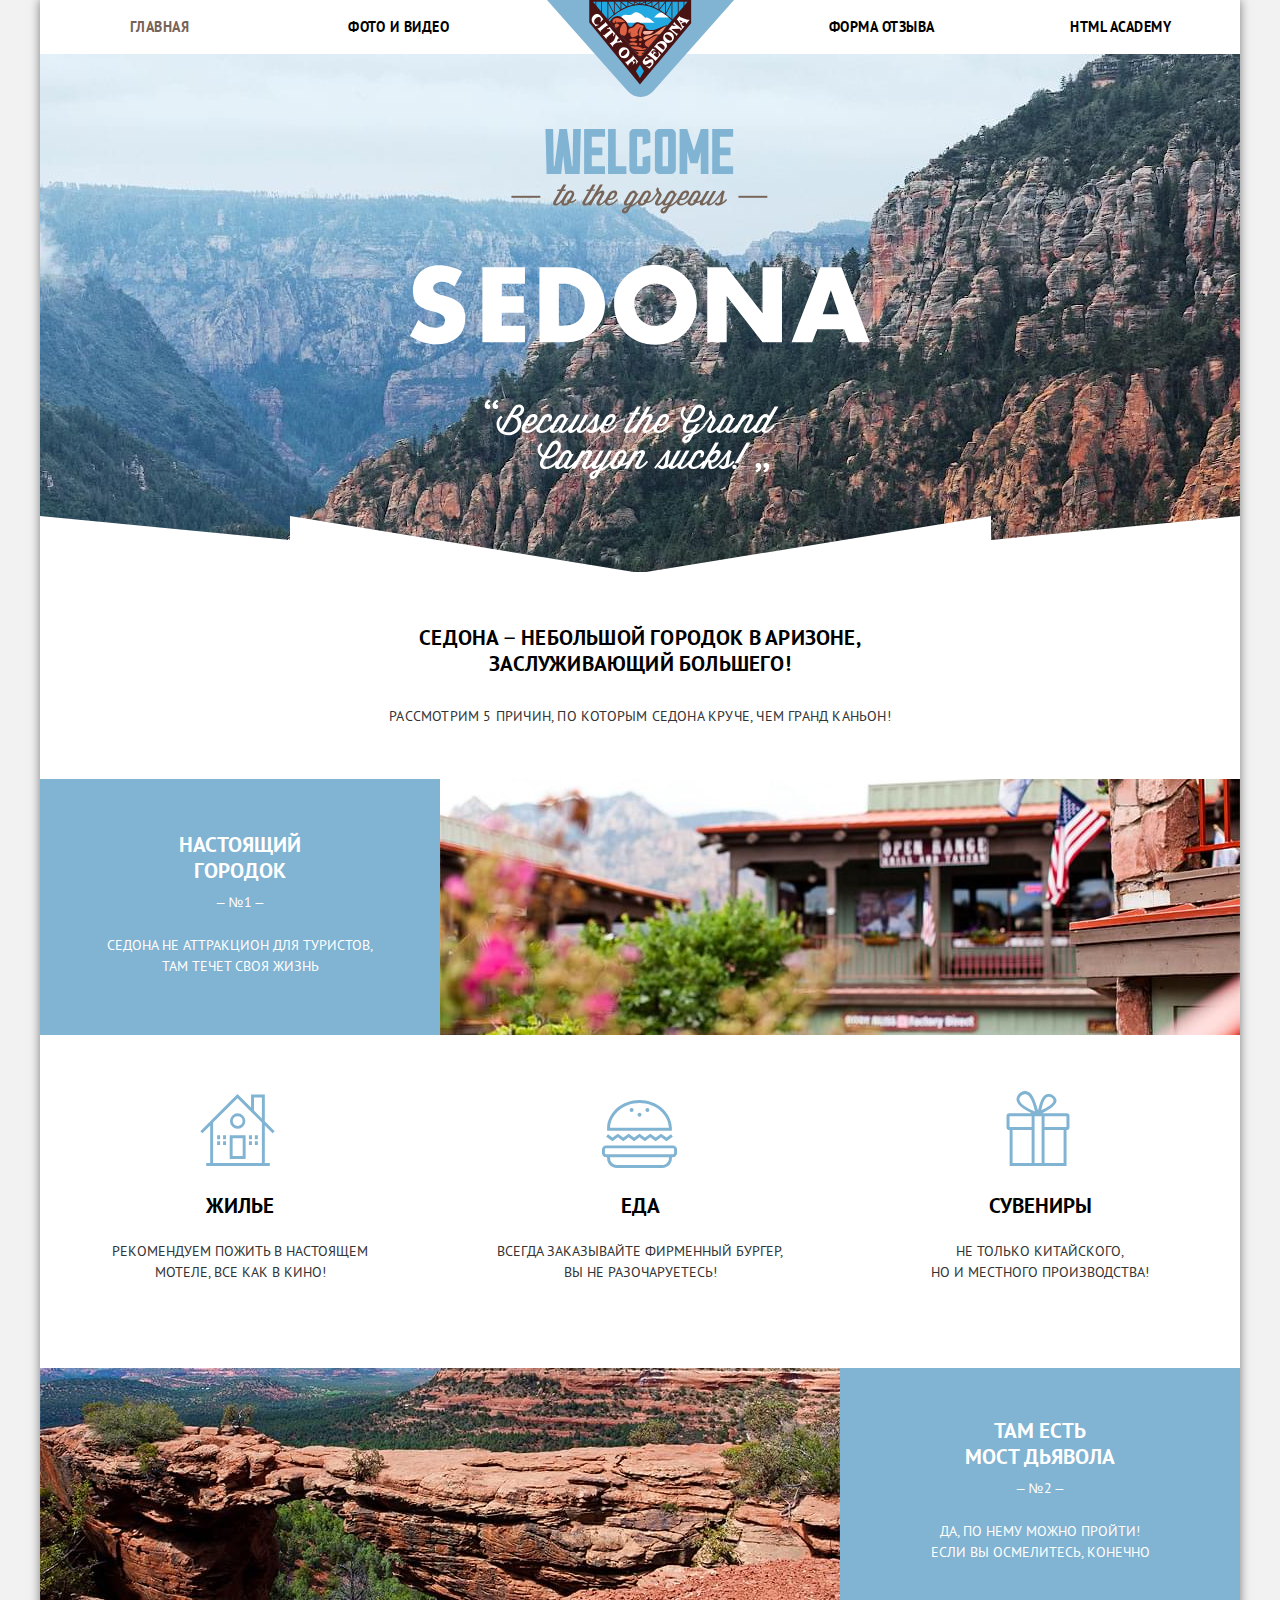
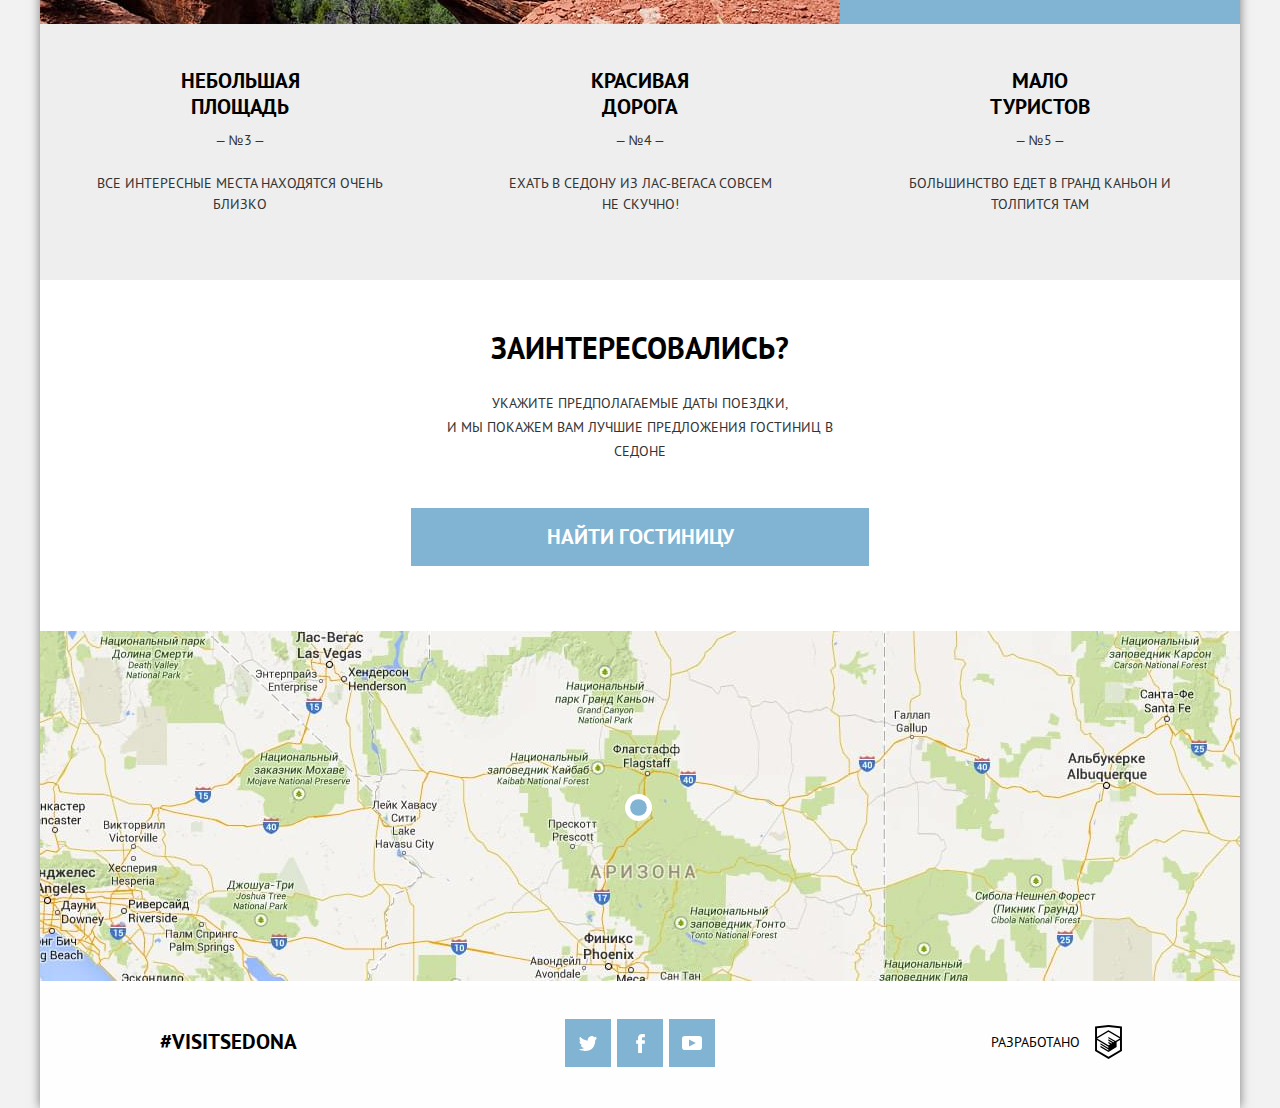
<file: index.html>
<!DOCTYPE html><html lang="ru"><head><meta charset="utf-8"><meta name="viewport" content="width=device-width,initial-scale=1"><meta name="format-detection" content="telephone=no"><title>HTML Academy: Седона</title><link rel="preload" href="fonts/ptsans.woff2" as="font" crossorigin="anonymous"><link rel="preload" href="fonts/ptsansbold.woff2" as="font" crossorigin="anonymous"><link rel="stylesheet" href="css/style.min.css"><script>// Picture element HTML5 shiv
    document.createElement("picture");</script><script src="js/picturefill.min.js" async=""></script></head><body class="page"><div style="display:none"><svg xmlns="http://www.w3.org/2000/svg" xmlns:xlink="http://www.w3.org/1999/xlink"><symbol id="icon-burger" viewBox="0 0 76.166 68.959"><path d="M71.914 46.042H4.252A4.265 4.265 0 000 50.294v3.454A4.265 4.265 0 004.252 58h.956v1.037c0 5.457 4.464 9.922 9.921 9.922h45.908c5.456 0 9.921-4.465 9.921-9.922V58h.956a4.265 4.265 0 004.252-4.252v-3.454a4.264 4.264 0 00-4.252-4.252zm-3.956 12.995c0 3.815-3.104 6.922-6.921 6.922H15.129a6.929 6.929 0 01-6.921-6.922V58h59.75v1.037zm5.208-5.289c0 .679-.573 1.252-1.252 1.252H4.252A1.268 1.268 0 013 53.748v-3.454c0-.679.573-1.252 1.252-1.252h67.662c.679 0 1.252.573 1.252 1.252v3.454zM16.162 37.856l5.473 4 5.477-4 5.479 4 5.478-4 5.479 4 5.478-4 5.479 4 5.48-4 5.489 4 6.368-4.644-1.768-2.424-4.6 3.356-5.489-4-5.48 4-5.479-4.001-5.478 4.001-5.479-4.001-5.478 4.001-5.479-4.001-5.476 4.001-5.473-4.002-5.477 4.002-4.593-3.355-1.77 2.422 6.363 4.645zm54.726-6.762c.041-.61.055-2.616.037-3C70.242 12.476 55.804 0 38.083 0 20.363 0 5.924 12.476 5.241 28.094c-.017.384-.004 2.389.039 3h65.608zM38.083 3c16.031 0 29.15 11.154 29.842 25.094H8.241C8.933 14.154 22.051 3 38.083 3z"></path><circle cx="38.083" cy="15.042" r="2"></circle><circle cx="30.083" cy="10.083" r="2"></circle><circle cx="46.083" cy="10.083" r="2"></circle></symbol><symbol id="icon-cross" viewBox="0 0 22.199 22.199"><path fill="#ffffff" d="M22.199 2.804L19.396 0 11.1 8.297 2.804 0 0 2.803 8.297 11.1 0 19.396l2.803 2.803 8.297-8.297 8.296 8.297 2.803-2.803-8.296-8.296z"></path></symbol><symbol id="icon-facebook" viewBox="0 0 8.672 18.944"><path d="M6.275 3.356h2.398V0H5.795C2.656.181 1.54 2.387 1.948 6.114H0v3.518h1.959v9.312h3.837V9.632h2.857V6.114H5.787c-.022-1.045-.037-2.405.488-2.758z"></path></symbol><symbol id="icon-gift" viewBox="0 0 63 75.084"><path d="M60.165 22.23H35.758c13.604-6.815 14.688-11.115 14.188-13.52-1.145-3.916-5.604-6.938-9.848-5.341-5.484 2.063-7.029 10.262-8.514 16.19-1.894-5.998-3.726-13.649-8.011-17.525C22.331.909 20.524-.203 17.897.031c-3.965.352-9.652 5.317-7.344 10.849 2.217 5.313 9.539 8.67 14.354 11.35H2.834A2.843 2.843 0 000 25.065V36.25a2.842 2.842 0 002.835 2.834h.27v35.999h56.958V39.084h.104a2.842 2.842 0 002.835-2.834V25.065a2.846 2.846 0 00-2.837-2.835zM41.766 5.873c2.07-.306 4.907 1.283 5.176 3.171.386 2.723-3.349 5.192-5.008 6.343-2.484 1.723-4.853 2.611-7.178 4.006.872-3.645 2.512-12.854 7.01-13.52zm-22.534 9.848c-2.19-1.467-6.444-4.378-6.342-7.678.11-3.552 5.655-6.491 8.68-3.839 3.797 3.331 5.625 10.972 7.01 16.357-3.199-1.519-6.23-2.753-9.348-4.84zm5.882 56.426H6.042V39.084h19.072v33.063zm0-36.063H3V25.23h22.114v10.854zm10.001 36.062h-7.063V25.23h7.063v46.916zm22.01.001H38.053V39.084h19.072v33.063zM60 36.084H38.053V25.23H60v10.854z"></path></symbol><symbol id="icon-house" viewBox="0 0 74.695 72.346"><path d="M29.503 65.345h16V41.407h-16v23.938zm13.063-2.938H32.441V44.345h10.125v18.062z"></path><path d="M72.62 39.44l2.075-2.078-9.907-9.913V.47H50.974v13.161L37.349 0 0 37.363l2.077 2.078 7.832-7.832v37.799H5.971v2.938h63.875v-2.938h-5.059v-37.8l7.833 7.832zM53.913 3.408h7.938v21.104l-7.938-7.94V3.408zm7.937 65.999H12.846V28.671L37.348 4.169 61.85 28.671v40.736z"></path><path d="M29.753 27.21a7.75 7.75 0 1015.5 0 7.75 7.75 0 00-15.5 0zm7.75-4.969a4.97 4.97 0 110 9.941 4.97 4.97 0 010-9.941zM16.909 41.407h3v3.938h-3zm5.937 0h3v3.938h-3zm-5.937 6h3v3.938h-3zm5.937 0h3v3.938h-3zm26-6h3v3.938h-3zm5.938 0h3v3.938h-3zm-5.938 6h3v3.938h-3zm5.938 0h3v3.938h-3z"></path></symbol><symbol id="icon-htmlacademy" viewBox="0 0 26.943 34.09"><path d="M13.62.017L13.472 0 0 1.412v24.661l13.473 8.017 13.43-7.99.042-.025V1.412L13.62.017zm11.399 12.11L13.495 5.334l-.001-.104-.087.05-.088-.056v.109L1.925 12.118V3.147l11.548-1.212L25.02 3.147v8.98zm-11.614-5.34L24.923 13.5l-4.479 2.64-7.093-4.221-.014 1.415 5.904 3.513-.86.507-5.03-2.992-.014 1.415 3.827 2.275-.782.523-3.031-1.787-.014 1.413 1.853 1.091-1.8 1.081-11.356-6.751 11.371-6.835zm-11.48 8.34l11.411 6.791.016 1.044-7.942-4.728-.015 1.416 7.979 4.795.018 1.076-7.973-4.74-.013 1.414 8.021 4.822.046.025 8.143-4.872-.011-5.177 3.415-2.036v10.021L13.472 31.85 1.925 24.979v-9.852z"></path></symbol><symbol id="icon-like" viewBox="0 0 22 20"><path d="M12.383 3.646l-.637 2.929L11.219 9H19.9v2l.001.058L17 18H8V8.029l.014-.015 4.369-4.368M2 10v8-8M13.2 0L6.6 6.6c-.4.3-.6.8-.6 1.4v10c0 1.1.9 2 2 2h9c.8 0 1.5-.5 1.8-1.2l3-7.1c.1-.2.1-.5.1-.7V9h.1c0-1.1-.9-2-2-2h-6.3l1-4.6v-.3c0-.4-.2-.8-.4-1.1l-1.1-1zM4 8H0v12h4V8zm18 1v.044V9z"></path></symbol><symbol id="icon-mail" viewBox="0 0 16 16"><path d="M8 10c-.266 0-.5-.094-1-.336L0 6v7c0 .55.45 1 1 1h14c.55 0 1-.45 1-1V6L9 9.664c-.5.242-.734.336-1 .336zm7-8H1c-.55 0-1 .45-1 1v.758l8 4.205 8-4.205V3c0-.55-.45-1-1-1z"></path></symbol><symbol id="icon-map-marker" viewBox="0 0 27 27"><circle fill="#FFF" cx="13.5" cy="13.5" r="13.5"></circle><circle fill="#81B3D3" cx="13.5" cy="13.5" r="8.361"></circle></symbol><symbol id="icon-menu" viewBox="0 0 22.928 21.982"><path fill="#81b3d2" d="M0 0h22.928v3.964H0zm0 9.009h22.928v3.964H0zm0 9.009h22.928v3.964H0z"></path></symbol><symbol id="icon-phone" viewBox="0 0 18 18"><path fill="#010101" d="M3.6 7.8c1.4 2.8 3.8 5.1 6.6 6.6l2.2-2.2c.3-.3.699-.4 1-.2 1.1.4 2.3.6 3.6.6.6 0 1 .4 1 1V17c0 .6-.4 1-1 1C7.6 18 0 10.4 0 1c0-.6.4-1 1-1h3.5c.6 0 1 .4 1 1 0 1.2.2 2.4.6 3.6.1.3 0 .7-.2 1L3.6 7.8z"></path></symbol><symbol id="icon-tick" viewBox="0 0 23.049 16.249"><path d="M22.801 1.299L21.75.248a.853.853 0 00-1.203 0L8.693 12.102 2.502 5.911a.853.853 0 00-1.203 0L.248 6.962a.852.852 0 000 1.202l7.837 7.837a.845.845 0 00.608.246c.22.002.44-.079.608-.246l13.5-13.5a.852.852 0 000-1.202z"></path></symbol><symbol id="icon-twitter" viewBox="0 0 17.5 14.663"><path fill-rule="evenodd" clip-rule="evenodd" d="M11.283.153c1.736-.484 3.074.264 3.685 1.15.694-.225 1.372-.47 2.072-.69-.004.841-.538 1.478-.883 1.728.704.165 1.343-.481 1.343-.481-.175.977-1.035 1.746-1.611 1.977-.239 6.592-3.272 10.956-10.382 10.823h-.46c-.422 0-4.29-.45-5.047-1.843 2.341.192 4.011-.412 4.835-1.15-.989-.293-2.761-.464-3.07-2.881.362.105.583.223 1.228.117C1.757 8.067.385 7.366.461 5.218c.294.319 1.1.523 1.381.461C1.117 5.444-.188 2.398.921.843 2.794 2.655 4.769 4.364 8.29 4.528c.216-2.24 1.171-3.74 2.993-4.375z"></path></symbol><symbol id="icon-video-fullscreen" viewBox="0 0 20 20"><path d="M0 0v6h3V3h3V0H3zm3 14H0v6h6v-3H3zM17 0h-3v3h3v3h3V0zm0 17h-3v3h6v-6h-3z"></path></symbol><symbol id="icon-video-replay" viewBox="0 0 16 20"><path d="M8 4V0L3 5l5 5V6c3.315 0 6 2.686 6 6s-2.685 6-6 6-6-2.686-6-6H0c0 4.42 3.58 8 8 8s8-3.58 8-8-3.58-8-8-8z"></path></symbol><symbol id="icon-video-subtitles" viewBox="0 0 32 20"><path d="M29 0H3C1.35 0 0 1.35 0 3v14c0 1.65 1.35 3 3 3h26c1.65 0 3-1.35 3-3V3c0-1.65-1.35-3-3-3zM14.403 15.854a8.61 8.61 0 01-1.678.164 5.986 5.986 0 01-1.976-.323c-.623-.214-1.172-.562-1.646-1.041s-.852-1.103-1.133-1.868c-.28-.766-.419-1.695-.419-2.786 0-1.134.157-2.085.471-2.851.315-.768.723-1.384 1.224-1.854a4.53 4.53 0 011.679-1.008 5.86 5.86 0 011.852-.307c.66 0 1.22.045 1.678.134.457.087.835.192 1.133.313l-.448 1.92a3.332 3.332 0 00-.902-.265A8.244 8.244 0 0012.973 6c-.915 0-1.649.325-2.206.977-.558.651-.836 1.663-.836 3.031 0 .598.067 1.142.199 1.632.132.493.334.913.603 1.26.271.349.607.619 1.01.812.402.193.867.29 1.396.29.496 0 .915-.049 1.257-.148.342-.099.639-.227.893-.38l.463 1.841c-.354.249-.803.43-1.349.539zm8.698 0a8.618 8.618 0 01-1.678.164 5.986 5.986 0 01-1.976-.323c-.623-.214-1.172-.562-1.646-1.041s-.852-1.103-1.133-1.868c-.281-.767-.421-1.695-.421-2.786 0-1.134.157-2.085.471-2.851.314-.768.723-1.384 1.223-1.854a4.526 4.526 0 011.68-1.008 5.858 5.858 0 011.851-.307c.661 0 1.221.045 1.678.134a6.05 6.05 0 011.133.313l-.446 1.918a3.314 3.314 0 00-.901-.265A8.569 8.569 0 0021.67 6c-.915 0-1.649.325-2.206.977-.558.651-.836 1.663-.836 3.031 0 .598.067 1.142.199 1.632.132.493.334.913.603 1.26.271.349.606.619 1.009.812.402.193.868.29 1.396.29.497 0 .915-.049 1.257-.148.342-.099.64-.227.894-.38l.463 1.841c-.353.249-.803.43-1.348.539z"></path></symbol><symbol id="icon-youtube" viewBox="0 0 19.979 14.015"><path d="M17.145 0H2.835A2.842 2.842 0 000 2.835v8.345a2.842 2.842 0 002.835 2.835h14.31a2.842 2.842 0 002.835-2.835V2.835A2.844 2.844 0 0017.145 0zM7.036 10.392V3.623l6.769 3.384-6.769 3.385z"></path></symbol></svg></div><div class="container"><header class="page__header header"><div class="header__logo logo"><a class="logo__link"><picture><source media="(min-width: 1200px)" srcset="img/logo-sedona-desktop.svg"><source media="(min-width: 768px)" srcset="img/logo-sedona-tablet.svg"><img class="logo__image" src="img/logo-sedona-mobile.svg" width="102" height="83" alt="Седона"></picture></a></div><nav class="header__nav main-nav"><button class="main-nav__button main-nav__button--close" type="button">Закрыть меню <svg class="main-nav__icon" width="22" height="22"><use xlink:href="#icon-cross"></use></svg></button> <button class="main-nav__button main-nav__button--open" type="button">Открыть меню <svg class="main-nav__icon" width="23" height="22"><use xlink:href="#icon-menu"></use></svg></button><div class="main-nav__wrapper"><ul class="main-nav__list site-list nav-flex"><li class="main-nav__item"><a class="main-nav__link main-nav__link--active">Главная</a></li><li class="main-nav__item"><a class="main-nav__link" href="photo.html">Фото и видео</a></li><li class="main-nav__item"><a class="main-nav__link" href="form.html">Форма отзыва</a></li><li class="main-nav__item"><a class="main-nav__link" href="https://htmlacademy.ru/">HTML academy</a></li></ul></div></nav></header><main class="page__main main"><section class="main__promo promo"><svg version="1.1" class="promo__logo-text" id="promo__logo" xmlns="http://www.w3.org/2000/svg" xmlns:xlink="http://www.w3.org/1999/xlink" x="0px" y="0px" width="459.754px" height="350.074px" viewBox="0 0 459.754 350.074" enable-background="new 0 0 459.754 350.074" xml:space="preserve"><g><path fill="#766458" d="M165.422,70.001l-0.203,0.229c-1.353,1.469-3.022,2.188-4.521,2.217l2.822-4.865 c1.813-3.139,0.144-6.104-2.679-6.104c-2.303,0-4.088,0.92-5.815,3.916l-1.468,2.562l-1.227,2.098l-0.154,0.177 c-2.159,2.506-4.262,4.491-5.586,4.491c-0.662,0-1.037-0.461-0.346-1.641l6.422-11.201h2.446l0.864-1.44h-2.477l2.822-4.893h-2.994 l-2.822,4.895h-2.707l-0.864,1.44h2.735l-6.019,10.423c-1.267,2.217-0.374,4.262,2.044,4.262c1.739,0,3.662-1.309,5.512-3.084 c-0.006,3.816,5.297,4.562,8.539,0.463h0.661c1.785,0,4.606-1.094,6.134-2.907C166.342,70.634,165.825,70.174,165.422,70.001z M159.03,70.204h-0.145c-0.979,0-1.756,0.806-1.756,1.785c0,0.373,0.115,0.72,0.289,1.009l-0.029,0.057 c-1.411,2.419-4.838,1.958-3.053-1.151l2.274-3.944l1.44-2.447c2.102-3.569,4.98-2.159,3.166,0.95L159.03,70.204z"></path><path fill="#766458" d="M206.877,70.001l-0.201,0.229c-2.16,2.506-4.924,4.491-7.025,4.491c-1.844,0-2.938-1.151-1.555-3.569 l0.287-0.52c1.93,0.807,5.558,0.432,7.804-3.455l0.432-0.749c1.612-2.764,0.058-4.837-2.39-4.837c-2.419,0-4.348,1.268-5.615,3.455 l-2.906,4.984l-0.173,0.199c-2.159,2.504-4.261,4.49-5.586,4.49c-0.661,0-1.036-0.461-0.346-1.641l4.319-7.571c1.295-2.274,0.059-3.916-1.612-3.916c-1.296,0-2.679,0.72-4.175,2.274l4.779-8.32h-2.994l-8.354,14.492l-0.168,0.191 c-2.159,2.506-4.261,4.491-5.586,4.491c-0.662,0-1.037-0.461-0.345-1.641l6.42-11.201h2.447l0.864-1.44h-2.476l2.822-4.893h-2.994 l-2.822,4.895h-2.706l-0.864,1.44h2.735l-6.019,10.423c-1.267,2.217-0.373,4.262,2.045,4.262c1.213,0,2.517-0.639,3.821-1.627 l-0.771,1.338h3.022l4.55-7.916c4.606-5.789,6.65-5.039,5.354-2.822l-3.888,6.767c-1.267,2.218-0.373,4.263,2.045,4.263 c1.781,0,3.757-1.375,5.646-3.217c0.145,1.864,1.653,3.217,4.055,3.217c3.396,0,6.766-2.649,9.242-5.529 C207.799,70.634,207.281,70.174,206.877,70.001z M201.176,65.797c1.729-2.965,4.781-2.477,2.996,0.634l-0.433,0.749 c-1.438,2.447-3.368,2.391-4.491,1.987L201.176,65.797z"></path><path fill="#766458" d="M316.047,70.001l-0.201,0.229c-1.096,1.295-2.42,2.447-3.601,3.254c0.95-2.851,0.749-7.228,2.593-11.057 l-2.246-1.209c-1.238,1.699-3.944,5.615-6.651,8.782l0.001,0.001l-0.201,0.229c-2.158,2.506-4.261,4.491-5.586,4.491 c-0.662,0-1.036-0.461-0.345-1.641l6.392-11.201h-2.994l-5.326,9.3c-2.274,2.072-4.031,3.225-4.606,2.965 c-0.749-0.315,0-1.438,0.374-2.072l5.845-10.192H296.5l-4.695,8.124l-0.197,0.227c-1.354,1.469-3.023,2.188-4.521,2.217 l2.821-4.865c1.813-3.139,0.146-6.104-2.678-6.104c-2.304,0-4.089,0.92-5.815,3.916l-1.469,2.562l-1.227,2.097l-0.154,0.178 c-2.159,2.506-4.924,4.491-7.025,4.491c-1.843,0-2.938-1.151-1.555-3.569l0.288-0.52c1.929,0.807,5.558,0.432,7.803-3.455 l0.433-0.749c1.611-2.764,0.058-4.837-2.391-4.837c-2.419,0-4.348,1.268-5.615,3.455l-2.904,4.984l-0.174,0.199 c-2.477,2.851-4.606,4.691-6.969,5.699l6.709-11.459h-1.757c0-1.238-1.267-2.879-3.138-2.879c-1.612,0-3.858,1.268-5.126,3.455 l-2.871,4.957c-0.002-0.001-0.005-0.003-0.007-0.004l-0.201,0.23c-2.159,2.504-4.262,4.49-5.586,4.49 c-0.662,0-1.036-0.461-0.346-1.641l2.994-5.241c1.036-1.813,0.547-2.879-0.433-4.06l-1.67-2.017 c-0.433-0.547-0.433-1.151,0.173-1.728l-1.555-1.699c-1.699,1.525-1.844,3.225-0.777,4.607l0.26,0.346 c-1.324,1.872-3.109,4.404-5.068,6.709L242.059,70l-0.2,0.229c-1.354,1.467-3.022,2.188-4.521,2.217l2.82-4.866 c1.814-3.138,0.145-6.104-2.678-6.104c-2.303,0-4.088,0.922-5.814,3.916l-1.47,2.562l-1.228,2.101l-0.152,0.175 c-2.477,2.851-4.607,4.691-6.969,5.699l6.709-11.459h-1.756c0-1.238-1.267-2.879-3.139-2.879c-1.611,0-3.857,1.268-5.125,3.455 l-4.203,7.256c-1.268,2.217-0.375,4.262,2.043,4.262c0.836,0,1.844-0.375,2.852-1.008l-0.835,1.41 c-4.031,1.238-6.565,2.879-6.565,5.125c0,2.88,4.405,3.484,6.565-0.201l2.274-3.945c2.396-0.746,4.743-2.155,7.18-4.481 c-0.021,3.832,5.294,4.585,8.539,0.479h0.662c1.785,0,4.607-1.094,6.133-2.908l0,0c1.438-1.67,2.562-3.168,4.951-6.42l0.402,0.49 c0.374,0.489,0.52,1.094,0.174,1.698l-3.168,5.5c-1.268,2.218-0.375,4.263,2.045,4.263c1.518,0,3.176-0.998,4.801-2.431 c-0.049,1.392,0.879,2.431,2.598,2.431c0.835,0,1.843-0.375,2.852-1.009L257,76.966c-4.031,1.238-6.563,2.879-6.563,5.125 c0,2.88,4.405,3.483,6.563-0.201l2.274-3.944c2.44-0.762,4.83-2.215,7.315-4.617c0.133,1.875,1.646,3.236,4.057,3.236 c2.438,0,4.859-1.367,6.947-3.201c-0.117,3.92,5.267,4.721,8.541,0.58h0.662c0.938,0,2.158-0.309,3.33-0.856 c-0.806,2.081-0.063,3.478,1.649,3.478c1.642,0,3.483-1.498,4.923-2.879c-0.288,1.611,0.662,2.879,2.562,2.879c2.477,0,5.326-2.648,7.804-5.528l-0.001-0.001c1.697-1.959,3.195-4.059,4.261-5.469c-1.181,3.108-0.548,8.694-3.397,8.694 c-1.008,0-1.41-1.094-1.41-1.094l-1.872,0.979c0,0,0.547,2.42,3.282,2.42c0.287,0,0.548-0.029,0.834-0.06 c0.029,0,0.059-0.028,0.088-0.028c3.052-0.402,6.074-2.82,8.32-5.441C316.997,70.577,316.478,70.116,316.047,70.001z M273.064,65.797c1.728-2.965,4.778-2.477,2.993,0.634l-0.432,0.749c-1.439,2.447-3.369,2.391-4.492,1.987L273.064,65.797z M215.887,81.403c-0.633,1.123-1.641,0.951-1.641,0.145c0-0.777,0.721-1.67,2.994-2.562L215.887,81.403z M217.27,74.723 c-0.662,0-1.037-0.461-0.346-1.641l4.176-7.285c1.611-2.793,4.809-2.073,3.34,0.634l-2.273,3.974 C220.351,73.313,218.537,74.723,217.27,74.723z M235.667,70.204h-0.145c-0.979,0-1.756,0.806-1.756,1.785 c0,0.373,0.115,0.72,0.287,1.009l-0.028,0.057c-1.41,2.419-4.837,1.958-3.052-1.151l2.273-3.944l1.439-2.447 c2.104-3.569,4.98-2.159,3.168,0.95L235.667,70.204z M254.494,81.403c-0.634,1.123-1.642,0.951-1.642,0.145 c0-0.777,0.72-1.67,2.994-2.562L254.494,81.403z M255.875,74.723c-0.662,0-1.035-0.461-0.346-1.641l4.176-7.285 c1.612-2.793,4.809-2.073,3.34,0.634l-2.274,3.974C258.958,73.313,257.141,74.723,255.875,74.723z M285.415,70.204h-0.145 c-0.979,0-1.756,0.806-1.756,1.785c0,0.373,0.115,0.72,0.287,1.009l-0.028,0.057c-1.41,2.419-4.837,1.958-3.052-1.151l2.273-3.944 l1.439-2.447c2.103-3.569,4.98-2.159,3.168,0.95L285.415,70.204z"></path></g><rect x="101.422" y="66.823" fill="#766458" width="28.918" height="1.957"></rect><rect x="328.422" y="66.823" fill="#766458" width="28.918" height="1.957"></rect><g><path fill="#81B3D3" d="M163.183,0h7.707l-1.209,44.918h-14.525l-1.975-18.545l-1.975,18.545h-14.589L135.471,0h7.645l0.637,37.152h0.828L149.359,0h7.581l4.906,37.152h0.765L163.183,0z"></path><path fill="#81B3D3" d="M195.034,37.152v7.766h-20.896V0h20.896v7.7h-13.251v10.844h10.575v7.7h-10.575v10.908H195.034z"></path><path fill="#81B3D3" d="M216.373,37.152v7.766h-18.283V0h7.646v37.152H216.373z"></path><path fill="#81B3D3" d="M232.617,28.361l7.708-1.797v13.604c0,2.567-2.166,4.749-4.714,4.749h-11.469 c-2.611,0-4.713-2.182-4.713-4.749V4.749c0-2.632,2.103-4.749,4.713-4.749h11.468c2.548,0,4.714,2.117,4.714,4.749v9.112 l-7.708,1.796V7.7h-5.543v29.452h5.543L232.617,28.361L232.617,28.361z"></path><path fill="#81B3D3" d="M261.089,0c2.549,0,4.715,2.117,4.715,4.749v35.42c0,2.567-2.166,4.749-4.715,4.749h-11.468 c-2.61,0-4.714-2.182-4.714-4.749V4.749c0-2.631,2.104-4.749,4.714-4.749H261.089z M258.095,7.7h-5.543v29.452h5.543V7.7z"></path><path fill="#81B3D3" d="M290.837,0h7.58v44.918h-7.645V22.844l-3.059,11.422h-7.453l-2.994-11.422v22.074h-7.646V0h7.581 l6.816,21.688L290.837,0z"></path><path fill="#81B3D3" d="M323.134,37.152v7.766h-20.896V0h20.896v7.7h-13.252v10.844h10.575v7.7h-10.575v10.908H323.134z"></path></g><g><path fill="#FFFFFF" d="M44.467,157.61c-3.572-2.979-8.139-4.963-12.902-4.963c-3.572,0-8.338,2.084-8.338,6.253 c0,4.368,5.261,6.055,8.636,7.146l4.964,1.489c10.422,3.077,18.461,8.337,18.461,20.447c0,7.445-1.787,15.088-7.742,20.15 c-5.855,4.963-13.697,7.047-21.24,7.047c-9.43,0-18.661-3.176-26.305-8.537l8.338-15.682c4.865,4.268,10.621,7.742,17.271,7.742 c4.566,0,9.43-2.283,9.43-7.545c0-5.459-7.643-7.344-11.812-8.535c-12.208-3.475-20.249-6.65-20.249-21.143 c0-15.188,10.818-25.112,25.807-25.112c7.543,0,16.775,2.382,23.426,6.154L44.467,157.61z"></path><path fill="#FFFFFF" d="M91.832,154.831v12.506h21.937v16.479H91.832v12.9h23.127v16.479H72.377v-74.84h42.582v16.477H91.832z"></path><path fill="#FFFFFF" d="M129.418,138.354h27.594c20.844,0,38.016,16.377,38.016,37.42c0,21.041-17.271,37.42-38.016,37.42h-27.594 V138.354z M148.873,196.718h4.367c11.612,0,21.539-6.352,21.539-20.943c0-13.4-8.834-20.943-21.341-20.943h-4.565V196.718z"></path><path fill="#FFFFFF" d="M286.874,174.385c0,24.219-17.371,41.292-41.393,41.292c-24.02,0-41.391-17.072-41.391-41.292 c0-22.632,19.852-38.513,41.391-38.513S286.874,151.753,286.874,174.385z M224.34,174.484c0,12.904,9.529,22.333,21.141,22.333 c11.613,0,21.143-9.43,21.143-22.333c0-10.323-9.527-19.752-21.143-19.752C233.868,154.732,224.34,164.162,224.34,174.484z"></path><path fill="#FFFFFF" d="M297.239,138.354h19.455l35.635,45.758h0.197v-45.758h19.453v74.84h-19.453l-35.635-45.857h-0.197v45.857 h-19.455V138.354z"></path><path fill="#FFFFFF" d="M407.346,200.192l-5.16,13.002H381.54l28.785-74.84h21.242l28.188,74.84H439.01l-4.863-13.002H407.346z M420.946,161.481h-0.199l-8.039,23.823h16.178L420.946,161.481z"></path></g><g><path fill="#FFFFFF" d="M108.081,287.741c7.658-2.589,8.242-12.181,0.693-12.181c-2.079,0-4.559,1.459-6.272,4.449L92.29,297.66 c-0.475,0.839-0.947,1.532-1.458,2.151c-2.626-3.61-1.86-9.007,1.823-11.378l-1.532-1.934c-7.95,5.069-5.616,19.693,7.659,19.693 C110.124,306.194,115.375,292.592,108.081,287.741z M98.709,303.276c-2.261,0-4.048-0.511-5.47-1.312 c0.656-0.767,1.312-1.715,1.896-2.699l6.381-11.05l1.021,0.108C111.437,290.185,107.899,303.276,98.709,303.276z M102.793,285.99 l3.063-5.251c2.771-4.776,6.309-1.969,4.412,1.604C108.812,285.078,106.659,285.917,102.793,285.99z"></path><path fill="#FFFFFF" d="M140.161,300.002c-0.629,2.248,0.572,4.076,3.146,4.076c1.531,0,3.428-0.984,5.25-2.479 c0.184,1.459,1.351,2.479,3.283,2.479c2.02,0,4.234-1.395,6.393-3.357c-0.42,2.048,0.541,3.357,2.41,3.357 c2.08,0,4.414-1.896,6.236-3.646c-0.365,2.042,0.84,3.646,3.246,3.646c3.137,0,6.747-3.354,9.883-7.002 c-0.025-0.05-0.068-0.102-0.101-0.151c2.097-2.438,3.946-5.026,5.269-6.777c-1.496,3.938-0.693,11.014-4.305,11.014 c-1.275,0-1.787-1.386-1.787-1.386l-2.371,1.24c0,0,0.693,3.062,4.157,3.062c0.365,0,0.692-0.037,1.058-0.072 c0.037,0,0.073-0.036,0.109-0.036c2.786-0.368,5.55-2.064,7.943-4.225c0.058,2.495,1.994,4.333,5.145,4.333 c4.303,0,8.57-3.354,11.707-7.002c-0.255-0.511-0.912-1.094-1.422-1.312l-0.255,0.292c-2.735,3.172-6.236,5.688-8.897,5.688 c-2.334,0-3.721-1.459-1.97-4.521l0.365-0.657c2.442,1.021,7.038,0.547,9.883-4.376l0.547-0.948 c2.042-3.501,0.073-6.127-3.026-6.127c-3.063,0-5.508,1.605-7.111,4.376l-3.684,6.318c-0.035-0.012-0.07-0.037-0.104-0.046 l-0.255,0.292c-1.387,1.641-3.063,3.1-4.559,4.121c1.203-3.61,0.948-9.153,3.282-14.004l-2.844-1.532 c-1.568,2.151-4.996,7.111-8.425,11.123c0.033,0.046,0.074,0.091,0.111,0.138l-0.136,0.154c-2.735,3.172-5.397,5.688-7.075,5.688 c-0.838,0-1.312-0.583-0.438-2.079l8.096-14.187h-3.793l-6.747,11.779c-2.881,2.626-5.104,4.084-5.835,3.756 c-0.947-0.401,0-1.823,0.475-2.625l7.402-12.91h-3.793l-6.036,10.446c-0.098-0.061-0.196-0.123-0.288-0.162l-0.255,0.292 c-2.735,3.172-5.397,5.688-7.075,5.688c-0.838,0-1.312-0.583-0.438-2.079l6.127-10.722h-2.152c0.146-1.605-1.494-3.83-3.975-3.83 c-2.042,0-4.887,1.605-6.491,4.376l-3.846,6.637c-0.195-0.151-0.394-0.285-0.577-0.364l-0.255,0.292 c-2.735,3.172-6.236,5.688-8.897,5.688c-2.334,0-3.721-1.459-1.971-4.521l3.902-6.783c2.188-3.756,6.054-3.136,3.791,0.802 l-0.547,0.948h3.101l0.547-0.948c2.042-3.501,0.073-6.127-3.026-6.127c-3.063,0-5.508,1.605-7.111,4.376l-3.77,6.467 c-0.119-0.077-0.236-0.146-0.348-0.194l-0.255,0.292c-2.735,3.172-6.236,5.688-8.897,5.688c-2.335,0-3.721-1.459-1.971-4.521 l0.365-0.657c2.443,1.021,7.039,0.547,9.883-4.376l0.547-0.948c2.042-3.501,0.073-6.127-3.027-6.127 c-3.062,0-5.507,1.605-7.11,4.376l-3.976,6.819c-2.371,4.048-0.328,7.768,4.157,7.768c3.341,0,6.657-2.023,9.442-4.635 c-0.098,2.646,1.865,4.635,5.141,4.635C134.433,304.078,137.509,302.338,140.161,300.002z M198.19,290.439 c2.188-3.756,6.054-3.136,3.791,0.802l-0.547,0.948c-1.822,3.1-4.267,3.027-5.688,2.516L198.19,290.439z M143.999,299.666 l5.288-9.227c2.042-3.538,6.09-2.626,4.229,0.802l-2.953,5.18c-2.297,3.609-4.56,5.323-6.127,5.323 C143.599,301.744,143.124,301.161,143.999,299.666z M119.815,290.439c2.188-3.756,6.054-3.136,3.791,0.802l-0.547,0.948 c-1.822,3.1-4.267,3.027-5.688,2.516L119.815,290.439z"></path><path fill="#FFFFFF" d="M248.399,304.078c4.303,0,8.571-3.354,11.706-7.002c-0.254-0.511-0.91-1.094-1.422-1.312l-0.254,0.292 c-2.736,3.172-6.236,5.688-8.899,5.688c-2.334,0-3.721-1.459-1.971-4.521l0.365-0.657c2.444,1.021,7.038,0.547,9.883-4.376 l0.547-0.948c2.043-3.501,0.074-6.127-3.027-6.127c-3.061,0-5.505,1.605-7.11,4.376l-3.693,6.336 c-0.037-0.019-0.077-0.048-0.113-0.063l-0.256,0.292c-2.734,3.172-5.396,5.688-7.074,5.688c-0.839,0-1.312-0.583-0.438-2.079 l5.47-9.591c1.642-2.881,0.073-4.96-2.042-4.96c-1.643,0-3.393,0.912-5.288,2.881l6.054-10.54h-3.793l-10.697,18.56 c-0.147-0.104-0.297-0.192-0.434-0.251l-0.256,0.292c-2.735,3.172-5.396,5.688-7.075,5.688c-0.838,0-1.312-0.583-0.438-2.079 l8.133-14.187h3.101l1.095-1.823h-3.137l3.574-6.2h-3.793l-3.574,6.2h-3.428l-1.094,1.823h3.463l-7.622,13.204 c-1.604,2.808-0.474,5.396,2.589,5.396c1.885,0,3.941-1.216,5.962-2.975l-1.504,2.61h3.83l5.762-10.029 c5.835-7.33,8.425-6.382,6.783-3.574l-4.923,8.571c-1.604,2.808-0.475,5.396,2.589,5.396c2.305,0,4.864-1.812,7.304-4.221 C243.365,302.297,245.295,304.078,248.399,304.078z M251.462,290.439c2.188-3.756,6.055-3.136,3.793,0.802l-0.547,0.948 c-1.824,3.1-4.268,3.027-5.69,2.516L251.462,290.439z"></path><path fill="#FFFFFF" d="M363.417,295.765l-0.256,0.292c-2.732,3.172-5.396,5.688-7.074,5.688c-0.838,0-1.312-0.583-0.438-2.079 l12.838-22.209h-3.793l-5.58,9.628c-0.656-1.058-1.896-1.97-3.465-1.97c-2.043,0-4.887,1.605-6.492,4.376l-3.711,6.406 c-0.08-0.047-0.162-0.101-0.236-0.133l-0.256,0.292c-2.734,3.172-5.396,5.688-7.074,5.688c-0.84,0-1.312-0.583-0.438-2.079 l5.469-9.591c1.643-2.881,0.074-4.96-2.041-4.96c-1.643,0-3.355,0.875-5.252,2.845l1.422-2.479h-3.793l-6.061,10.487 c-0.123-0.081-0.246-0.153-0.361-0.203l-0.256,0.292c-2.734,3.172-5.396,5.688-7.074,5.688c-0.838,0-1.312-0.583-0.438-2.079 l6.127-10.722h-2.152c0.146-1.604-1.494-3.83-3.975-3.83c-2.043,0-4.889,1.605-6.492,4.376l-3.666,6.329l-0.207,0.235 c-2.734,3.172-5.396,5.688-7.074,5.688c-0.838,0-1.312-0.583-0.438-2.079l3.793-6.637c1.312-2.298,0.691-3.646-0.547-5.142 l-2.115-2.554c-0.547-0.692-0.547-1.458,0.219-2.188l-1.969-2.151c-2.152,1.934-2.334,4.084-0.986,5.835l0.33,0.438 c-1.678,2.371-3.939,5.58-6.42,8.497c0.074,0.107,0.164,0.215,0.258,0.321c-3.125,3.593-5.781,5.918-8.762,7.191l4.812-8.242 h-3.793l-0.4,0.657c-2.006,3.537-4.305,6.054-7.258,6.054c-2.59,0-3.062-2.589-0.803-6.455l1.059-1.859 c0.691,0.108,1.387,0.183,2.15,0.183c13.494,0,20.021-18.052,8.135-18.052c-2.08,0-4.561,1.459-6.273,4.449l-5.908,10.175 c-2.225-1.167-3.391-3.282-3.391-5.397c0-1.75,0.803-3.501,2.441-4.776l-1.238-2.226c-2.699,1.934-3.902,4.522-3.902,7.075 c0,3.027,1.715,5.944,4.777,7.549l-1.131,1.97c-2.662,4.595-2.188,9.7,3.174,9.7c1.604,0,2.953-0.474,4.121-1.204l-0.986,1.715 c-5.141,1.567-8.314,3.646-8.314,6.49c0,3.647,5.58,4.413,8.314-0.255l2.918-4.996c3.939-1.239,7.805-3.938,11.963-8.752 c-0.059-0.117-0.143-0.237-0.236-0.356c1.684-1.979,3.113-3.889,5.971-7.775l0.51,0.62c0.475,0.62,0.656,1.386,0.219,2.152 l-4.012,6.963c-1.605,2.808-0.475,5.396,2.59,5.396c1.906,0,3.988-1.244,6.033-3.036c-0.045,1.745,1.148,3.036,3.311,3.036 c1.531,0,3.428-0.984,5.25-2.479c0.184,1.459,1.352,2.479,3.283,2.479c1.816,0,3.791-1.129,5.742-2.785l-1.398,2.421h3.828 l5.799-10.103c5.799-7.257,8.389-6.309,6.746-3.501l-4.922,8.571c-1.604,2.808-0.475,5.396,2.588,5.396 c2.018,0,4.227-1.388,6.381-3.346c-0.201,1.901,1.008,3.346,3.295,3.346c1.531,0,3.428-0.984,5.252-2.479 c0.182,1.459,1.35,2.479,3.281,2.479c3.137,0,6.746-3.354,9.883-7.002C364.585,296.566,363.929,295.982,363.417,295.765z M285.455,281.614c1.131-1.933,2.371-2.771,3.43-2.771c6.018,0,1.787,12.253-8.133,12.253h-0.766L285.455,281.614z M277.396,310.205c-0.801,1.422-2.078,1.204-2.078,0.184c0-0.985,0.875-2.115,3.793-3.246L277.396,310.205z M317.089,296.421 c-2.299,3.609-4.559,5.323-6.127,5.323c-0.84,0-1.312-0.583-0.438-2.079l5.287-9.227c2.043-3.538,6.09-2.626,4.23,0.802 L317.089,296.421z M353.791,296.201c-2.299,3.756-4.633,5.543-6.236,5.543c-0.838,0-1.312-0.583-0.438-2.079l5.287-9.227 c2.043-3.538,6.09-2.626,4.23,0.802h0.035L353.791,296.201z"></path><path fill="#FFFFFF" d="M236.713,331.764l-0.255,0.293c-2.734,3.172-5.396,5.688-7.074,5.688c-0.84,0-1.312-0.583-0.438-2.079 l5.471-9.591c1.642-2.881,0.072-4.96-2.043-4.96c-1.642,0-3.354,0.875-5.251,2.845l1.422-2.479h-3.793l-6.111,10.574 c-0.166-0.119-0.332-0.226-0.484-0.291l-0.256,0.293c-1.713,1.858-3.829,2.771-5.725,2.808l3.573-6.163 c2.297-3.976,0.183-7.73-3.392-7.73c-2.918,0-5.178,1.167-7.367,4.96l-1.86,3.245l-1.626,2.781 c-0.117-0.075-0.234-0.146-0.343-0.192l-0.255,0.293c-3.137,3.608-5.799,5.942-8.789,7.221l10.395-17.797h-3.793l-6.709,11.67 c-2.918,2.698-5.179,4.193-5.908,3.865c-0.948-0.4,0-1.823,0.474-2.625l7.403-12.91h-3.793l-6.051,10.47 c-0.113-0.071-0.227-0.142-0.332-0.187l-0.255,0.293c-2.735,3.172-5.397,5.688-7.075,5.688c-0.838,0-1.312-0.583-0.438-2.079 l5.47-9.591c1.642-2.881,0.073-4.96-2.042-4.96c-1.641,0-3.355,0.875-5.251,2.845l1.423-2.479h-3.794l-6.062,10.486 c-0.123-0.081-0.246-0.153-0.36-0.203l-0.255,0.293c-2.734,3.172-5.396,5.688-7.075,5.688c-0.838,0-1.312-0.583-0.438-2.079 l6.128-10.721h-2.152c0.146-1.604-1.495-3.83-3.976-3.83c-2.041,0-4.887,1.605-6.49,4.377l-3.918,6.763 c-0.26-0.235-0.559-0.417-0.831-0.49l-0.255,0.293c-2.735,3.172-6.09,5.688-9.848,5.688c-2.588,0-4.156-2.589-1.896-6.455 l1.058-1.859c0.693,0.108,1.387,0.184,2.151,0.184c4.048,0,8.644-2.08,11.634-7.295c1.057-1.859,1.531-3.609,1.531-5.104 c0-3.429-2.225-5.652-5.032-5.652c-2.079,0-4.559,1.459-6.272,4.449l-5.908,10.175c-2.225-1.167-3.393-3.282-3.393-5.397 c0-1.75,0.803-3.501,2.443-4.776l-1.24-2.226c-2.699,1.935-3.902,4.521-3.902,7.075c0,3.026,1.715,5.944,4.777,7.549l-1.13,1.971 c-2.661,4.595-1.094,9.699,4.267,9.699c4.242,0,7.354-1.889,9.969-4.372c-0.826,2.384,0.374,4.372,3.059,4.372 c1.532,0,3.428-0.984,5.252-2.479c0.182,1.459,1.35,2.479,3.281,2.479c1.816,0,3.792-1.129,5.742-2.783l-1.398,2.42h3.829 l5.798-10.103c5.799-7.258,8.389-6.31,6.748-3.502l-4.923,8.568c-1.604,2.809-0.474,5.396,2.589,5.396 c2.041,0,4.282-1.425,6.465-3.423c-0.455,2.086,0.508,3.423,2.397,3.423c1.824,0,3.901-1.531,5.616-3.062l-2.079,3.574 c-5.142,1.53-8.351,3.646-8.351,6.49c0,3.647,5.58,4.413,8.313-0.255l2.917-4.996c3.171-0.998,6.297-2.965,9.562-6.195 c-0.523,5.297,6.533,6.505,10.787,1.126h0.838c1.385,0,3.26-0.523,4.953-1.455l-2.55,4.41h3.83l5.798-10.103 c5.799-7.258,8.389-6.31,6.747-3.502l-4.923,8.571c-1.604,2.809-0.475,5.396,2.59,5.396c3.137,0,6.746-3.354,9.883-7.002 C237.88,332.566,237.224,331.982,236.713,331.764z M142.326,317.614c1.13-1.933,2.371-2.771,3.428-2.771 c1.423,0,2.079,0.947,2.079,2.334c0,3.538-4.303,9.919-10.211,9.919h-0.766L142.326,317.614z M155.681,332.421 c-2.297,3.609-4.559,5.323-6.127,5.323c-0.838,0-1.312-0.583-0.438-2.079l5.288-9.227c2.042-3.537,6.09-2.625,4.229,0.803 L155.681,332.421z M184.532,346.204c-0.803,1.423-2.079,1.204-2.079,0.185c0-0.985,0.912-2.115,3.829-3.246L184.532,346.204z M210.06,332.02h-0.184c-1.24,0-2.225,1.021-2.225,2.262c0,0.475,0.146,0.911,0.365,1.275l-0.037,0.073 c-1.786,3.062-6.127,2.479-3.865-1.459l2.881-4.996l1.823-3.101c2.663-4.521,6.309-2.734,4.012,1.204L210.06,332.02z"></path><path fill="#FFFFFF" d="M324.621,333.077c-0.219-0.583-0.875-1.167-1.422-1.312l-0.256,0.293c-1.387,1.641-3.064,3.1-4.559,4.12 c1.203-3.61,0.947-9.153,3.281-14.004l-2.846-1.532c-1.566,2.151-4.996,7.111-8.424,11.123c0.006,0.01,0.016,0.018,0.021,0.025 c-0.016-0.007-0.031-0.02-0.047-0.025l-0.254,0.293c-2.736,3.172-5.396,5.688-7.076,5.688c-0.838,0-1.641-0.839-1.641-2.553v-1.568 c2.662,0.328,5.471-1.423,7.258-4.521l1.021-1.75c3.535-6.054-2.227-8.061-6.092-4.521l5.396-9.373h-3.793l-10.816,18.767 c-0.229-0.195-0.475-0.364-0.693-0.459l-0.256,0.293c-2.734,3.172-6.236,5.688-8.898,5.688c-2.334,0-3.719-1.459-1.969-4.521 l3.9-6.783c2.189-3.756,6.055-3.136,3.793,0.803l-0.547,0.948h3.102l0.547-0.948c2.041-3.501,0.072-6.127-3.027-6.127 c-3.062,0-5.508,1.605-7.111,4.377l-3.732,6.404c-0.078-0.047-0.16-0.101-0.234-0.133l-0.256,0.293 c-2.734,3.172-5.396,5.688-7.074,5.688c-0.84,0-1.312-0.583-0.438-2.079l8.096-14.186h-3.793l-6.746,11.779 c-2.883,2.625-5.105,4.084-5.836,3.756c-0.947-0.4,0-1.823,0.475-2.625l7.402-12.91h-3.793l-7.365,12.744 c-0.82,0.746-1.658,1.413-2.449,1.952c1.203-3.61,0.947-9.153,3.281-14.004l-2.844-1.532c-1.568,2.151-10.321,13.75-13.75,17.761 c0.327,0.474,0.876,0.948,1.423,1.313c2.15-2.48,9.372-11.779,10.723-13.566c-1.496,3.938-0.693,11.014-4.305,11.014 c-1.275,0-1.787-1.387-1.787-1.387l-2.37,1.24c0,0,0.692,3.062,4.157,3.062c0.365,0,0.693-0.036,1.059-0.072 c0.035,0,0.072-0.036,0.107-0.036c1.928-0.255,3.842-1.143,5.631-2.379c-0.012,1.542,0.92,2.487,2.51,2.487 c2.076,0,4.412-1.896,6.234-3.646c-0.363,2.043,0.838,3.646,3.246,3.646c2.355,0,4.979-1.893,7.467-4.38 c0.033,2.52,1.975,4.38,5.145,4.38c3.078,0,6.137-1.72,8.775-4.031l-2.113,3.668h3.83l4.34-7.55v3.026 c0,3.245,0.619,4.887,3.682,4.887c3.137,0,6.748-3.354,9.885-7.002c-0.006-0.011-0.018-0.021-0.021-0.034 c0.016,0.013,0.031,0.023,0.047,0.034c2.152-2.479,4.049-5.142,5.396-6.929c-1.494,3.938-0.691,11.014-4.303,11.014 c-1.275,0-1.787-1.387-1.787-1.387l-2.371,1.24c0,0,0.693,3.062,4.158,3.062c0.363,0,0.691-0.036,1.059-0.072 c0.035,0,0.07-0.036,0.107-0.036C317.947,339.458,321.777,336.396,324.621,333.077z M299.433,330.086l1.094-1.896 c4.377-6.091,7.367-4.413,6.018-2.115l-1.822,3.136C303.589,331.181,300.271,332.566,299.433,330.086z"></path><path fill="#FFFFFF" d="M324.474,335.665c-1.24,0-2.189,0.984-2.189,2.226s0.949,2.188,2.189,2.188 c1.238,0,2.225-0.947,2.225-2.188S325.712,335.665,324.474,335.665z"></path><polygon fill="#FFFFFF" points="324.656,334.171 328.486,334.171 340.373,313.456 336.582,313.456 	"></polygon></g><g><path fill="#FFFFFF" d="M80.412,277.581c0,0.293-0.058,0.587-0.169,0.879c-0.113,0.295-0.282,0.56-0.507,0.797 c-0.226,0.236-0.503,0.428-0.829,0.574c-0.327,0.147-0.694,0.221-1.1,0.221c-0.451,0-0.886-0.084-1.303-0.253 c-0.417-0.171-0.771-0.412-1.064-0.729c-0.25-0.293-0.44-0.643-0.575-1.049c-0.136-0.406-0.203-0.834-0.203-1.285 c0-0.855,0.151-1.646,0.457-2.368c0.304-0.722,0.737-1.363,1.302-1.928c0.248-0.248,0.529-0.479,0.846-0.694 c0.315-0.213,0.614-0.394,0.896-0.541c0.281-0.146,0.523-0.264,0.727-0.354c0.203-0.09,0.328-0.146,0.373-0.169l1.353,1.996 c-0.249,0.09-0.524,0.209-0.829,0.354c-0.305,0.147-0.592,0.327-0.861,0.541c-0.271,0.214-0.496,0.468-0.678,0.761 c-0.18,0.293-0.281,0.633-0.304,1.016c0.653,0,1.229,0.191,1.725,0.575C80.164,276.308,80.412,276.86,80.412,277.581z M88.278,277.581c0,0.293-0.057,0.587-0.17,0.879c-0.112,0.293-0.281,0.559-0.506,0.796c-0.227,0.236-0.502,0.429-0.83,0.574 c-0.327,0.147-0.693,0.221-1.1,0.221c-0.451,0-0.885-0.084-1.302-0.253c-0.417-0.17-0.772-0.411-1.065-0.728 c-0.248-0.293-0.439-0.643-0.574-1.049s-0.203-0.834-0.203-1.285c0-0.855,0.152-1.646,0.457-2.368 c0.304-0.722,0.738-1.363,1.302-1.928c0.248-0.248,0.528-0.479,0.847-0.693c0.314-0.214,0.613-0.394,0.896-0.541 c0.282-0.146,0.524-0.265,0.728-0.354s0.327-0.146,0.372-0.169l1.353,1.996c-0.248,0.09-0.523,0.209-0.828,0.354 c-0.305,0.147-0.592,0.327-0.863,0.541s-0.496,0.468-0.676,0.761c-0.182,0.293-0.282,0.632-0.305,1.016 c0.653,0,1.229,0.191,1.725,0.575C88.03,276.308,88.278,276.86,88.278,277.581z"></path></g><g><path fill="#FFFFFF" d="M353.439,336.523c0-0.294,0.057-0.588,0.168-0.88c0.113-0.294,0.283-0.559,0.508-0.795 c0.227-0.237,0.502-0.43,0.828-0.575c0.328-0.146,0.693-0.22,1.1-0.22c0.451,0,0.887,0.085,1.303,0.253 c0.418,0.17,0.771,0.412,1.064,0.729c0.25,0.293,0.441,0.644,0.576,1.048c0.135,0.406,0.203,0.834,0.203,1.286 c0,0.855-0.152,1.646-0.457,2.367s-0.738,1.364-1.303,1.928c-0.248,0.248-0.529,0.479-0.848,0.693 c-0.312,0.215-0.611,0.395-0.895,0.541c-0.281,0.146-0.523,0.266-0.729,0.355c-0.203,0.089-0.324,0.146-0.371,0.17l-1.354-1.996 c0.248-0.09,0.523-0.209,0.828-0.355c0.305-0.146,0.592-0.327,0.863-0.541c0.27-0.215,0.496-0.469,0.676-0.762 c0.182-0.293,0.283-0.631,0.305-1.014c-0.654,0-1.229-0.192-1.725-0.576C353.687,337.797,353.439,337.243,353.439,336.523z M345.572,336.523c0-0.294,0.057-0.588,0.17-0.88c0.113-0.294,0.281-0.559,0.506-0.795c0.227-0.237,0.504-0.43,0.83-0.575 c0.326-0.146,0.693-0.22,1.1-0.22c0.451,0,0.885,0.085,1.303,0.253c0.416,0.17,0.771,0.412,1.064,0.729 c0.248,0.293,0.439,0.644,0.574,1.048c0.137,0.406,0.203,0.834,0.203,1.286c0,0.855-0.152,1.646-0.457,2.367 c-0.303,0.722-0.738,1.364-1.301,1.928c-0.248,0.248-0.529,0.479-0.846,0.693c-0.318,0.214-0.615,0.395-0.896,0.541 c-0.281,0.146-0.523,0.266-0.729,0.355c-0.203,0.089-0.326,0.146-0.371,0.17l-1.355-1.996c0.25-0.09,0.525-0.209,0.83-0.355 c0.305-0.146,0.592-0.327,0.861-0.541c0.271-0.215,0.496-0.469,0.678-0.762c0.18-0.293,0.281-0.631,0.305-1.014 c-0.652,0-1.229-0.192-1.727-0.576C345.82,337.797,345.572,337.243,345.572,336.523z"></path></g></svg></section><section class="main__intro intro"><h1 class="visually-hidden">Седона &ndash; онлайн бронирование отелей</h1><div class="intro__wrapper"><p class="intro__title title">Cедона &minus; небольшой городок в Аризоне, заслуживающий большего!</p><p class="intro__text text text--lead-large">Рассмотрим 5 причин, по которым Седона круче, чем Гранд Каньон!</p></div></section><section class="main__feature feature"><h2 class="visually-hidden">Преимущества</h2><ol class="feature__list advantages site-list"><li class="advantages__item"><div class="advantages__flex"><div class="advantages__wrapper advantages__wrapper--triangle"><h3 class="advantages__title advantages__title--high title title--white">Настоящий городок</h3><p class="advantages__text text text--white">&ndash; №1 &ndash;</p><p class="advantages__text advantages__text--width advantages__text--high text text--white">Седона не аттракцион для туристов, там течет своя жизнь</p></div><picture><source media="(min-width: 1200px)" srcset="img/main-city-desktop@1x.jpg, img/main-city-desktop@2x.jpg 2x"><source media="(min-width: 768px)" srcset="img/main-city-tablet@1x.jpg, img/main-city-tablet@2x.jpg 2x"><img class="advantages__image" src="img/main-city-mobile@1x.jpg" srcset="img/main-city-mobile@2x.jpg 2x" alt="Мост дьявола"></picture></div><ul class="advantages__list-sublist advantages__list-sublist--second wrapper"><li class="advantages__item advantages__item--sublist advantages__item--live"><svg class="advantages__icon advantages__icon--house" height="37" width="36"><use xlink:href="#icon-house"></use></svg><h3 class="advantages__title advantages__title--sublist-first title">Жилье</h3><p class="advantages__text advantages__text--none text">Рекомендуем пожить в настоящем мотеле, все как в кино!</p></li><li class="advantages__item advantages__item--sublist advantages__item--souvenirs"><svg class="advantages__icon advantages__icon--present" height="32" width="38"><use xlink:href="#icon-gift"></use></svg><h3 class="advantages__title advantages__title--sublist advantages__title--sublist-second title">Сувениры</h3><p class="advantages__text advantages__text--width-sublist advantages__text--none advantages__text--high text">Не только китайского, <span class="advantages__nowrap">но и местного производства!</span></p></li><li class="advantages__item advantages__item--sublist advantages__item--food"><svg class="advantages__icon advantages__icon--burger" height="40" width="35"><use xlink:href="#icon-burger"></use></svg><h3 class="advantages__title advantages__title--sublist advantages__title--sublist-second title">Еда</h3><p class="advantages__text advantages__text--medium advantages__text--high text">Всегда заказывайте фирменный бургер, вы&nbsp;не разочаруетесь!</p></li></ul></li><li class="advantages__item"><div class="advantages__flex"><div class="advantages__wrapper advantages__wrapper--right"><h3 class="advantages__title advantages__title--medium title title--white">Там есть Мост дьявола</h3><p class="advantages__text text text--white">&ndash; №2 &ndash;</p><p class="advantages__text advantages__text--high text text--white">Да, по нему можно пройти! Если вы осмелитесь, конечно</p></div><picture><source media="(min-width: 1200px)" srcset="img/main-bridge-desktop@1x.jpg, img/main-bridge-desktop@2x.jpg 2x"><source media="(min-width: 768px)" srcset="img/main-bridge-tablet@1x.jpg, img/main-bridge-tablet@2x.jpg 2x"><img class="advantages__image" src="img/main-bridge-mobile@1x.jpg" srcset="img/main-bridge-mobile@2x.jpg 2x" alt="Мост дьявола"></picture></div></li><li class="advantages__item"><ul class="advantages-grey"><li class="advantages__item advantages-grey__wrapper"><h3 class="advantages__title advantages__title--width title">Небольшая площадь</h3><p class="advantages__text text">– №3 –</p><p class="advantages__text advantages__text--grey text">Все интересные места находятся очень близко</p></li><li class="advantages__item advantages-grey__wrapper"><h3 class="advantages__title advantages__title--width title">Красивая дорога</h3><p class="advantages__text text">– №4 –</p><p class="advantages__text advantages__text--grey advantages__text--width text">Ехать в седону из лас-вегаса совсем не скучно!</p></li><li class="advantages__item advantages-grey__wrapper"><h3 class="advantages__title advantages__title--width advantages__title--large title">Мало туристов</h3><p class="advantages__text text">– №5 –</p><p class="advantages__text advantages__text--grey text">Большинство едет в гранд каньон и толпится там</p></li></ul></li></ol></section><div class="main__checkin checkin wrapper"><h2 class="checkin__title title title--size-large title--large-screen">Заинтересовались?</h2><p class="checkin__text text text--lead-medium">Укажите предполагаемые даты поездки, и&nbsp;мы&nbsp;покажем&nbsp;вам&nbsp;лучшие предложения гостиниц в Седоне</p><a class="checkin__link button title title--white title--size-large" href="https://www.booking.com/">Найти гостиницу</a></div><section class="main__map map"><iframe title="Интерактивная Google-карта Седоны" class="map__interactive" src="https://www.google.com/maps/embed?pb=!1m18!1m12!1m3!1d837248.4489548883!2d-112.2162991680116!3d34.94462612050248!2m3!1f0!2f0!3f0!3m2!1i1024!2i768!4f13.1!3m3!1m2!1s0x872da132f942b00d%3A0x5548c523fa6c8efd!2z0KHQtdC00L7QvdCwLCDQkNGA0LjQt9C-0L3QsCA4NjMzNiwg0KHQqNCQ!5e0!3m2!1sru!2sru!4v1571251062258!5m2!1sru!2sru" allowfullscreen=""></iframe><picture><source media="(min-width: 1200px)" srcset="img/bg-map-desktop@1x.jpg, img/bg-map-desktop@2x.jpg 2x"><source media="(min-width: 768px)" srcset="img/bg-map-tablet@1x.jpg, img/bg-map-tablet@2x.jpg 2x"><img class="map__image" src="img/bg-map-mobile@1x.jpg" srcset="img/bg-map-mobile@2x.jpg 2x" alt="Карта Седоны "></picture></section></main><footer class="page__footer footer"><div class="footer__flex"><p class="footer__hashtag hashtag"><a class="hashtag__link title title--size-large" href="#">#visitsedona</a></p><ul class="footer__list social site-list"><li class="social__item"><a class="social__link social__link--twitter" href="#" aria-label="Профиль в twitter"><svg class="social__link-icon" width="18" height="15"><use xlink:href="#icon-twitter"></use></svg></a></li><li class="social__item"><a class="social__link social__link--facebook" href="#" aria-label="Профиль в facebook"><svg class="social__link-icon" width="9" height="19"><use xlink:href="#icon-facebook"></use></svg></a></li><li class="social__item"><a class="social__link social__link--youtube" href="#" aria-label="Профиль в youtube"><svg class="social__link-icon" width="20" height="14"><use xlink:href="#icon-youtube"></use></svg></a></li></ul><p class="footer__text copyright text text--black text--lead-large">Разработано <a class="copyright__link" href="https://htmlacademy.ru/intensive/adaptive" aria-label="HTML Academy"><svg class="copyright__icon" width="27" height="34"><use xlink:href="#icon-htmlacademy"></use></svg></a></p></div></footer></div></body></html>
</file>
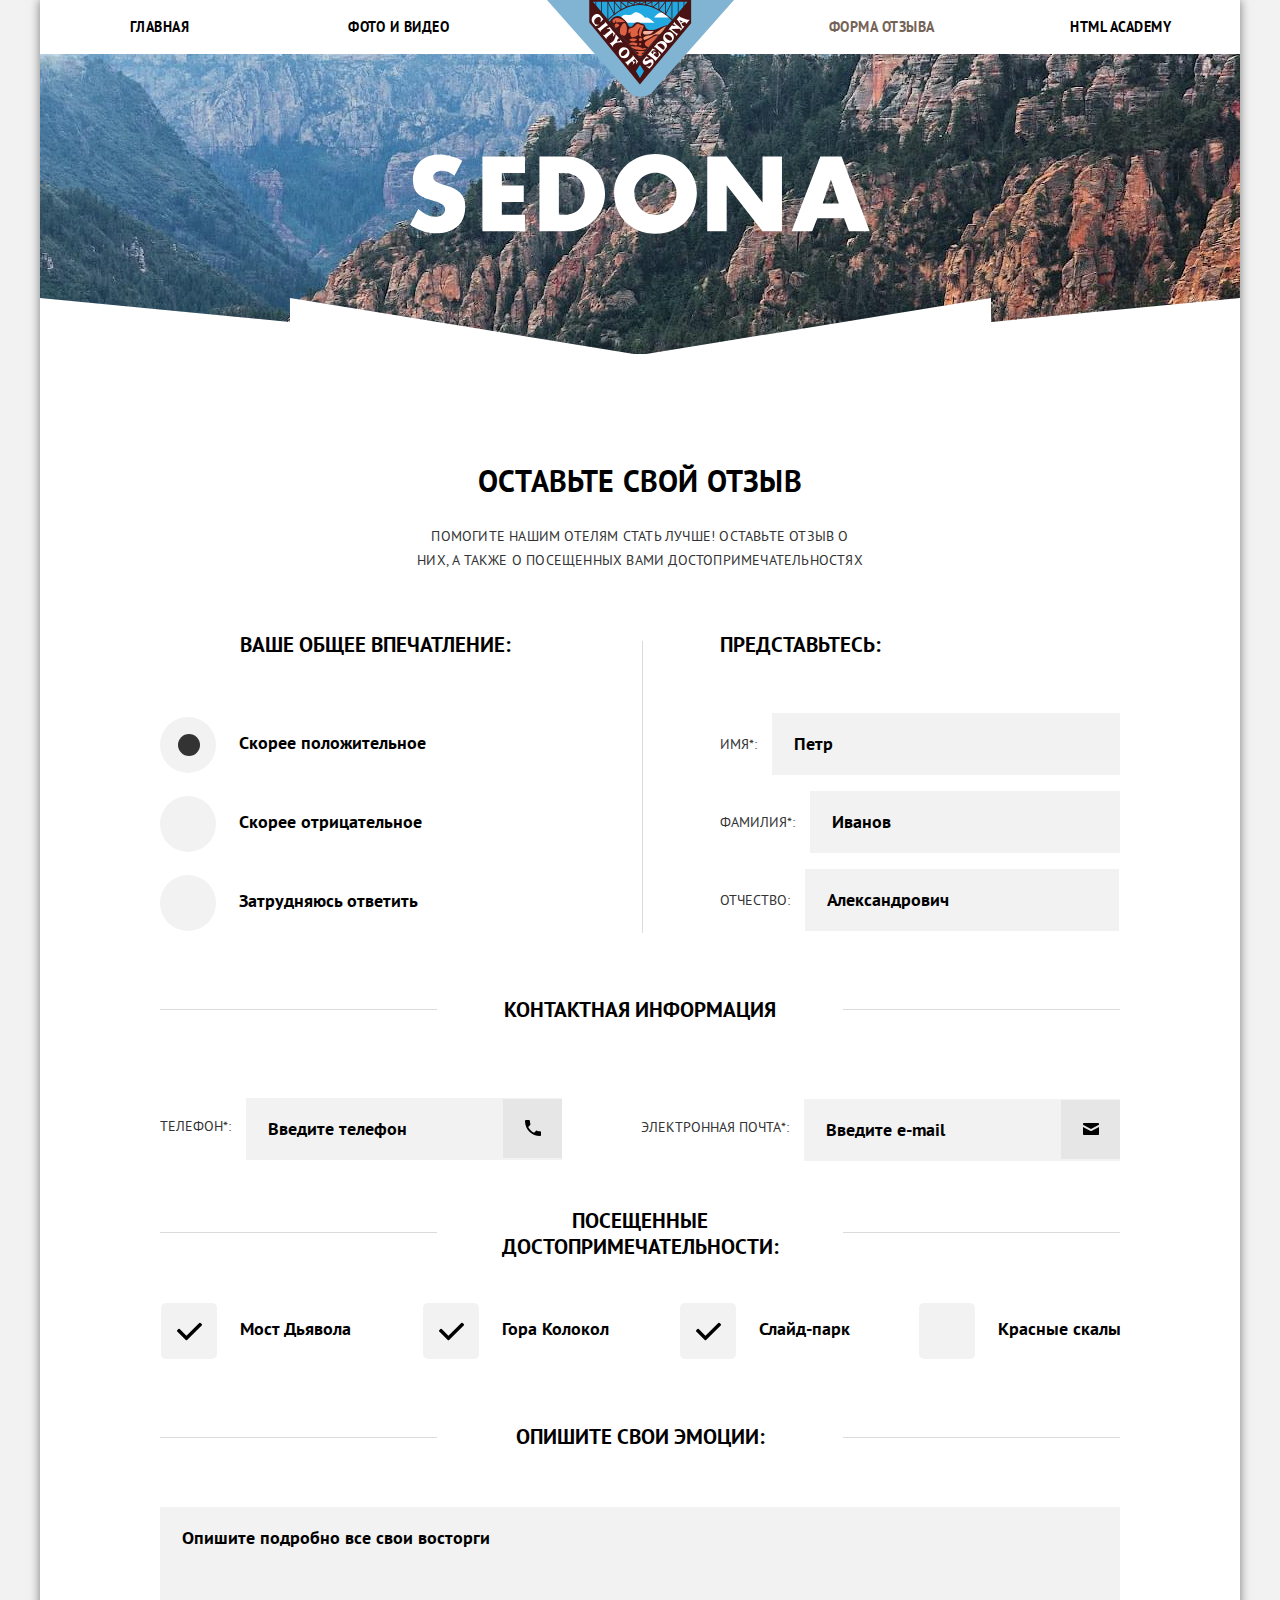
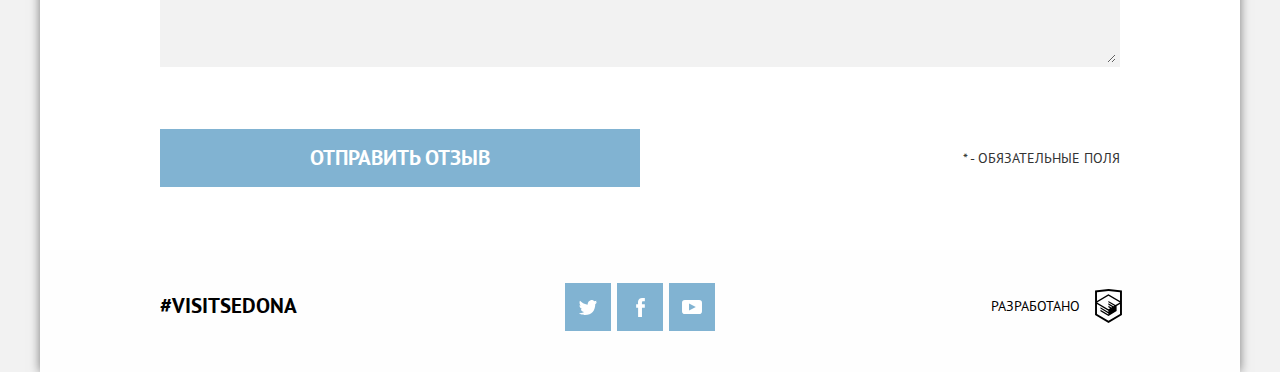
<file: form.html>
<!DOCTYPE html><html lang="ru"><head><meta charset="utf-8"><meta name="viewport" content="width=device-width,initial-scale=1"><meta name="format-detection" content="telephone=no"><title>HTML Academy: Седона</title><link rel="stylesheet" href="css/style.min.css"><link rel="preload" href="fonts/ptsans.woff2" as="font" crossorigin="anonymous"><link rel="preload" href="fonts/ptsansbold.woff2" as="font" crossorigin="anonymous"><script>// Picture element HTML5 shiv
    document.createElement("picture");</script><script src="js/picturefill.min.js" async=""></script></head><body class="page"><div style="display:none"><svg xmlns="http://www.w3.org/2000/svg" xmlns:xlink="http://www.w3.org/1999/xlink"><symbol id="icon-burger" viewBox="0 0 76.166 68.959"><path d="M71.914 46.042H4.252A4.265 4.265 0 000 50.294v3.454A4.265 4.265 0 004.252 58h.956v1.037c0 5.457 4.464 9.922 9.921 9.922h45.908c5.456 0 9.921-4.465 9.921-9.922V58h.956a4.265 4.265 0 004.252-4.252v-3.454a4.264 4.264 0 00-4.252-4.252zm-3.956 12.995c0 3.815-3.104 6.922-6.921 6.922H15.129a6.929 6.929 0 01-6.921-6.922V58h59.75v1.037zm5.208-5.289c0 .679-.573 1.252-1.252 1.252H4.252A1.268 1.268 0 013 53.748v-3.454c0-.679.573-1.252 1.252-1.252h67.662c.679 0 1.252.573 1.252 1.252v3.454zM16.162 37.856l5.473 4 5.477-4 5.479 4 5.478-4 5.479 4 5.478-4 5.479 4 5.48-4 5.489 4 6.368-4.644-1.768-2.424-4.6 3.356-5.489-4-5.48 4-5.479-4.001-5.478 4.001-5.479-4.001-5.478 4.001-5.479-4.001-5.476 4.001-5.473-4.002-5.477 4.002-4.593-3.355-1.77 2.422 6.363 4.645zm54.726-6.762c.041-.61.055-2.616.037-3C70.242 12.476 55.804 0 38.083 0 20.363 0 5.924 12.476 5.241 28.094c-.017.384-.004 2.389.039 3h65.608zM38.083 3c16.031 0 29.15 11.154 29.842 25.094H8.241C8.933 14.154 22.051 3 38.083 3z"></path><circle cx="38.083" cy="15.042" r="2"></circle><circle cx="30.083" cy="10.083" r="2"></circle><circle cx="46.083" cy="10.083" r="2"></circle></symbol><symbol id="icon-cross" viewBox="0 0 22.199 22.199"><path fill="#ffffff" d="M22.199 2.804L19.396 0 11.1 8.297 2.804 0 0 2.803 8.297 11.1 0 19.396l2.803 2.803 8.297-8.297 8.296 8.297 2.803-2.803-8.296-8.296z"></path></symbol><symbol id="icon-facebook" viewBox="0 0 8.672 18.944"><path d="M6.275 3.356h2.398V0H5.795C2.656.181 1.54 2.387 1.948 6.114H0v3.518h1.959v9.312h3.837V9.632h2.857V6.114H5.787c-.022-1.045-.037-2.405.488-2.758z"></path></symbol><symbol id="icon-gift" viewBox="0 0 63 75.084"><path d="M60.165 22.23H35.758c13.604-6.815 14.688-11.115 14.188-13.52-1.145-3.916-5.604-6.938-9.848-5.341-5.484 2.063-7.029 10.262-8.514 16.19-1.894-5.998-3.726-13.649-8.011-17.525C22.331.909 20.524-.203 17.897.031c-3.965.352-9.652 5.317-7.344 10.849 2.217 5.313 9.539 8.67 14.354 11.35H2.834A2.843 2.843 0 000 25.065V36.25a2.842 2.842 0 002.835 2.834h.27v35.999h56.958V39.084h.104a2.842 2.842 0 002.835-2.834V25.065a2.846 2.846 0 00-2.837-2.835zM41.766 5.873c2.07-.306 4.907 1.283 5.176 3.171.386 2.723-3.349 5.192-5.008 6.343-2.484 1.723-4.853 2.611-7.178 4.006.872-3.645 2.512-12.854 7.01-13.52zm-22.534 9.848c-2.19-1.467-6.444-4.378-6.342-7.678.11-3.552 5.655-6.491 8.68-3.839 3.797 3.331 5.625 10.972 7.01 16.357-3.199-1.519-6.23-2.753-9.348-4.84zm5.882 56.426H6.042V39.084h19.072v33.063zm0-36.063H3V25.23h22.114v10.854zm10.001 36.062h-7.063V25.23h7.063v46.916zm22.01.001H38.053V39.084h19.072v33.063zM60 36.084H38.053V25.23H60v10.854z"></path></symbol><symbol id="icon-house" viewBox="0 0 74.695 72.346"><path d="M29.503 65.345h16V41.407h-16v23.938zm13.063-2.938H32.441V44.345h10.125v18.062z"></path><path d="M72.62 39.44l2.075-2.078-9.907-9.913V.47H50.974v13.161L37.349 0 0 37.363l2.077 2.078 7.832-7.832v37.799H5.971v2.938h63.875v-2.938h-5.059v-37.8l7.833 7.832zM53.913 3.408h7.938v21.104l-7.938-7.94V3.408zm7.937 65.999H12.846V28.671L37.348 4.169 61.85 28.671v40.736z"></path><path d="M29.753 27.21a7.75 7.75 0 1015.5 0 7.75 7.75 0 00-15.5 0zm7.75-4.969a4.97 4.97 0 110 9.941 4.97 4.97 0 010-9.941zM16.909 41.407h3v3.938h-3zm5.937 0h3v3.938h-3zm-5.937 6h3v3.938h-3zm5.937 0h3v3.938h-3zm26-6h3v3.938h-3zm5.938 0h3v3.938h-3zm-5.938 6h3v3.938h-3zm5.938 0h3v3.938h-3z"></path></symbol><symbol id="icon-htmlacademy" viewBox="0 0 26.943 34.09"><path d="M13.62.017L13.472 0 0 1.412v24.661l13.473 8.017 13.43-7.99.042-.025V1.412L13.62.017zm11.399 12.11L13.495 5.334l-.001-.104-.087.05-.088-.056v.109L1.925 12.118V3.147l11.548-1.212L25.02 3.147v8.98zm-11.614-5.34L24.923 13.5l-4.479 2.64-7.093-4.221-.014 1.415 5.904 3.513-.86.507-5.03-2.992-.014 1.415 3.827 2.275-.782.523-3.031-1.787-.014 1.413 1.853 1.091-1.8 1.081-11.356-6.751 11.371-6.835zm-11.48 8.34l11.411 6.791.016 1.044-7.942-4.728-.015 1.416 7.979 4.795.018 1.076-7.973-4.74-.013 1.414 8.021 4.822.046.025 8.143-4.872-.011-5.177 3.415-2.036v10.021L13.472 31.85 1.925 24.979v-9.852z"></path></symbol><symbol id="icon-like" viewBox="0 0 22 20"><path d="M12.383 3.646l-.637 2.929L11.219 9H19.9v2l.001.058L17 18H8V8.029l.014-.015 4.369-4.368M2 10v8-8M13.2 0L6.6 6.6c-.4.3-.6.8-.6 1.4v10c0 1.1.9 2 2 2h9c.8 0 1.5-.5 1.8-1.2l3-7.1c.1-.2.1-.5.1-.7V9h.1c0-1.1-.9-2-2-2h-6.3l1-4.6v-.3c0-.4-.2-.8-.4-1.1l-1.1-1zM4 8H0v12h4V8zm18 1v.044V9z"></path></symbol><symbol id="icon-mail" viewBox="0 0 16 16"><path d="M8 10c-.266 0-.5-.094-1-.336L0 6v7c0 .55.45 1 1 1h14c.55 0 1-.45 1-1V6L9 9.664c-.5.242-.734.336-1 .336zm7-8H1c-.55 0-1 .45-1 1v.758l8 4.205 8-4.205V3c0-.55-.45-1-1-1z"></path></symbol><symbol id="icon-map-marker" viewBox="0 0 27 27"><circle fill="#FFF" cx="13.5" cy="13.5" r="13.5"></circle><circle fill="#81B3D3" cx="13.5" cy="13.5" r="8.361"></circle></symbol><symbol id="icon-menu" viewBox="0 0 22.928 21.982"><path fill="#81b3d2" d="M0 0h22.928v3.964H0zm0 9.009h22.928v3.964H0zm0 9.009h22.928v3.964H0z"></path></symbol><symbol id="icon-phone" viewBox="0 0 18 18"><path fill="#010101" d="M3.6 7.8c1.4 2.8 3.8 5.1 6.6 6.6l2.2-2.2c.3-.3.699-.4 1-.2 1.1.4 2.3.6 3.6.6.6 0 1 .4 1 1V17c0 .6-.4 1-1 1C7.6 18 0 10.4 0 1c0-.6.4-1 1-1h3.5c.6 0 1 .4 1 1 0 1.2.2 2.4.6 3.6.1.3 0 .7-.2 1L3.6 7.8z"></path></symbol><symbol id="icon-tick" viewBox="0 0 23.049 16.249"><path d="M22.801 1.299L21.75.248a.853.853 0 00-1.203 0L8.693 12.102 2.502 5.911a.853.853 0 00-1.203 0L.248 6.962a.852.852 0 000 1.202l7.837 7.837a.845.845 0 00.608.246c.22.002.44-.079.608-.246l13.5-13.5a.852.852 0 000-1.202z"></path></symbol><symbol id="icon-twitter" viewBox="0 0 17.5 14.663"><path fill-rule="evenodd" clip-rule="evenodd" d="M11.283.153c1.736-.484 3.074.264 3.685 1.15.694-.225 1.372-.47 2.072-.69-.004.841-.538 1.478-.883 1.728.704.165 1.343-.481 1.343-.481-.175.977-1.035 1.746-1.611 1.977-.239 6.592-3.272 10.956-10.382 10.823h-.46c-.422 0-4.29-.45-5.047-1.843 2.341.192 4.011-.412 4.835-1.15-.989-.293-2.761-.464-3.07-2.881.362.105.583.223 1.228.117C1.757 8.067.385 7.366.461 5.218c.294.319 1.1.523 1.381.461C1.117 5.444-.188 2.398.921.843 2.794 2.655 4.769 4.364 8.29 4.528c.216-2.24 1.171-3.74 2.993-4.375z"></path></symbol><symbol id="icon-video-fullscreen" viewBox="0 0 20 20"><path d="M0 0v6h3V3h3V0H3zm3 14H0v6h6v-3H3zM17 0h-3v3h3v3h3V0zm0 17h-3v3h6v-6h-3z"></path></symbol><symbol id="icon-video-replay" viewBox="0 0 16 20"><path d="M8 4V0L3 5l5 5V6c3.315 0 6 2.686 6 6s-2.685 6-6 6-6-2.686-6-6H0c0 4.42 3.58 8 8 8s8-3.58 8-8-3.58-8-8-8z"></path></symbol><symbol id="icon-video-subtitles" viewBox="0 0 32 20"><path d="M29 0H3C1.35 0 0 1.35 0 3v14c0 1.65 1.35 3 3 3h26c1.65 0 3-1.35 3-3V3c0-1.65-1.35-3-3-3zM14.403 15.854a8.61 8.61 0 01-1.678.164 5.986 5.986 0 01-1.976-.323c-.623-.214-1.172-.562-1.646-1.041s-.852-1.103-1.133-1.868c-.28-.766-.419-1.695-.419-2.786 0-1.134.157-2.085.471-2.851.315-.768.723-1.384 1.224-1.854a4.53 4.53 0 011.679-1.008 5.86 5.86 0 011.852-.307c.66 0 1.22.045 1.678.134.457.087.835.192 1.133.313l-.448 1.92a3.332 3.332 0 00-.902-.265A8.244 8.244 0 0012.973 6c-.915 0-1.649.325-2.206.977-.558.651-.836 1.663-.836 3.031 0 .598.067 1.142.199 1.632.132.493.334.913.603 1.26.271.349.607.619 1.01.812.402.193.867.29 1.396.29.496 0 .915-.049 1.257-.148.342-.099.639-.227.893-.38l.463 1.841c-.354.249-.803.43-1.349.539zm8.698 0a8.618 8.618 0 01-1.678.164 5.986 5.986 0 01-1.976-.323c-.623-.214-1.172-.562-1.646-1.041s-.852-1.103-1.133-1.868c-.281-.767-.421-1.695-.421-2.786 0-1.134.157-2.085.471-2.851.314-.768.723-1.384 1.223-1.854a4.526 4.526 0 011.68-1.008 5.858 5.858 0 011.851-.307c.661 0 1.221.045 1.678.134a6.05 6.05 0 011.133.313l-.446 1.918a3.314 3.314 0 00-.901-.265A8.569 8.569 0 0021.67 6c-.915 0-1.649.325-2.206.977-.558.651-.836 1.663-.836 3.031 0 .598.067 1.142.199 1.632.132.493.334.913.603 1.26.271.349.606.619 1.009.812.402.193.868.29 1.396.29.497 0 .915-.049 1.257-.148.342-.099.64-.227.894-.38l.463 1.841c-.353.249-.803.43-1.348.539z"></path></symbol><symbol id="icon-youtube" viewBox="0 0 19.979 14.015"><path d="M17.145 0H2.835A2.842 2.842 0 000 2.835v8.345a2.842 2.842 0 002.835 2.835h14.31a2.842 2.842 0 002.835-2.835V2.835A2.844 2.844 0 0017.145 0zM7.036 10.392V3.623l6.769 3.384-6.769 3.385z"></path></symbol></svg></div><div class="container"><header class="page__header header"><div class="header__logo logo"><a class="logo__link" href="index.html"><picture><source media="(min-width: 1200px)" srcset="img/logo-sedona-desktop.svg"><source media="(min-width: 768px)" srcset="img/logo-sedona-tablet.svg"><img class="logo__image" src="img/logo-sedona-mobile.svg" width="102" height="83" alt="Седона"></picture></a></div><nav class="header__nav main-nav"><button class="main-nav__button main-nav__button--close" type="button">Закрыть меню <svg class="main-nav__icon" width="22" height="22"><use xlink:href="#icon-cross"></use></svg></button> <button class="main-nav__button main-nav__button--open" type="button">Открыть меню <svg class="main-nav__icon" width="23" height="22"><use xlink:href="#icon-menu"></use></svg></button><div class="main-nav__wrapper"><ul class="main-nav__list site-list nav-flex"><li class="main-nav__item"><a class="main-nav__link" href="index.html">Главная</a></li><li class="main-nav__item"><a class="main-nav__link" href="photo.html">Фото и видео</a></li><li class="main-nav__item"><a class="main-nav__link main-nav__link--active">Форма отзыва</a></li><li class="main-nav__item"><a class="main-nav__link" href="https://htmlacademy.ru/">HTML academy</a></li></ul></div></nav></header><main class="page__main main"><section class="main_promo promo promo--img-small"><svg version="1.0" class="promo__logo-text-small" id="promo__logo--small" xmlns="http://www.w3.org/2000/svg" xmlns:xlink="http://www.w3.org/1999/xlink" x="0px" y="0px" width="459.754px" height="79.805px" viewBox="0 0 459.754 79.805" enable-background="new 0 0 459.754 79.805" xml:space="preserve"><g><path fill="#FFFFFF" d="M44.466,21.738c-3.572-2.979-8.139-4.963-12.902-4.963c-3.572,0-8.338,2.084-8.338,6.253 c0,4.368,5.261,6.055,8.636,7.146l4.964,1.489C47.248,34.74,55.287,40,55.287,52.11c0,7.445-1.787,15.088-7.742,20.149 c-5.855,4.964-13.697,7.048-21.24,7.048c-9.43,0-18.661-3.177-26.305-8.537l8.338-15.683c4.865,4.269,10.621,7.742,17.271,7.742 c4.566,0,9.43-2.283,9.43-7.545c0-5.459-7.643-7.345-11.812-8.535C11.019,43.274,2.978,40.101,2.978,25.607 c0-15.188,10.818-25.112,25.807-25.112c7.543,0,16.775,2.382,23.426,6.154L44.466,21.738z"></path><path fill="#FFFFFF" d="M91.831,18.959v12.506h21.937v16.479H91.831v12.899h23.127v16.479H72.376V2.483h42.582V18.96L91.831,18.959 L91.831,18.959z"></path><path fill="#FFFFFF" d="M129.417,2.482h27.594c20.844,0,38.016,16.377,38.016,37.419c0,21.041-17.271,37.42-38.016,37.42h-27.594 V2.482z M148.872,60.846h4.367c11.612,0,21.539-6.352,21.539-20.942c0-13.4-8.834-20.943-21.341-20.943h-4.565V60.846z"></path><path fill="#FFFFFF" d="M286.873,38.513c0,24.219-17.371,41.292-41.394,41.292c-24.02,0-41.391-17.071-41.391-41.292 C204.089,15.881,223.941,0,245.479,0C267.019,0,286.873,15.881,286.873,38.513z M224.339,38.612 c0,12.905,9.529,22.333,21.141,22.333c11.613,0,21.144-9.43,21.144-22.333c0-10.323-9.526-19.752-21.144-19.752 C233.867,18.86,224.339,28.29,224.339,38.612z"></path><path fill="#FFFFFF" d="M297.238,2.482h19.454l35.636,45.757h0.196V2.482h19.453v74.839h-19.453L316.89,31.465h-0.197v45.856 h-19.454V2.482z"></path><path fill="#FFFFFF" d="M407.345,64.319l-5.16,13.002h-20.646l28.785-74.839h21.242l28.188,74.839h-20.745l-4.862-13.002H407.345z M420.945,25.609h-0.199l-8.039,23.824h16.178L420.945,25.609z"></path></g></svg></section><section class="main__intro main__intro--smaller intro intro--smaller intro__form-smaller"><div class="intro__wrapper"><h1 class="intro__title intro__title--smaller title title--large-screen">Оставьте свой отзыв</h1><p class="intro__text intro__text--smaller intro__text--smaller-form text text--lead-medium">Помогите нашим отелям стать лучше! Оставьте отзыв о них, а также о посещенных вами достопримечательностях</p></div></section><section class="main__feedback feedback"><h2 class="visually-hidden">Обратная связь</h2><form class="feedback__wrapper feedback-form" action="https://echo.htmlacademy.ru" method="post"><div class="feedback-form__inner field field--contacts"><h3 class="field__title field__title--contacts title">Представьтесь:</h3><p class="field__wrapper"><label class="field__label text text--lead-large" for="contacts__name">Имя*:</label> <input class="field__input input-about input-about--contacts-first" type="text" name="name" id="contacts__name" placeholder="Петр"></p><p class="field__wrapper"><label class="field__label text text--lead-large" for="contacts__last-name">Фамилия*:</label> <input class="field__input input-about input-about--contacts" type="text" name="last-name" id="contacts__last-name" placeholder="Иванов"></p><p class="field__wrapper field__wrapper--indent"><label class="field__label field__label--last text text--lead-large" for="contacts__patronymic-name">Отчество:</label> <input class="field__input input-about input-about--contacts" type="text" name="second-name" id="contacts__patronymic-name" placeholder="Александрович"></p></div><div class="feedback-form__inner field field--information"><h3 class="field__title field__title--information title">Контактная информация</h3><div class="field__flex"><p class="field__wrapper-column"><label class="field__label field__label--information text text--lead-large" for="information__phone"><span class="field__hidden-text">Контактный</span> телефон*:</label> <span class="field__icon field__icon--phone"><input class="field__input input-about input-about--information" type="tel" id="information__phone" placeholder="Введите телефон"> <svg class="field__input-icon" width="16" height="16"><use xlink:href="#icon-phone"></use></svg></span></p><p class="field__wrapper-column field__wrapper-column--indent"><label class="field__label field__label--information text text--lead-large" for="information__email">Электронная почта*:</label> <span class="field__icon field__icon--email"><input class="field__input input-about input-about--information" type="email" id="information__email" placeholder="Введите e-mail"> <svg class="field__input-icon" width="18" height="18"><use xlink:href="#icon-mail"></use></svg></span></p></div></div><div class="feedback-form__inner field field--impression"><h3 class="field__title field__title--impression title">Ваше общее впечатление:</h3><ul class="field__list field__list--radio site-list"><li class="field__item field__item--choice"><input class="field__input field__input-radio visually-hidden" type="radio" name="impression" value="rather-yes" id="impression__yes" checked=""> <label class="field__label choise-text choise-text--radio" for="impression__yes">Скорее положительное</label></li><li class="field__item field__input-radio field__item--choice"><input class="field__input field__input-radio visually-hidden" type="radio" name="impression" value="rather-no" id="impression__no"> <label class="field__label choise-text choise-text--radio" for="impression__no">Скорее отрицательное</label></li><li class="field__item field__input-radio field__item--choice"><input class="field__input field__input-radio visually-hidden" type="radio" name="impression" value="difficult-to-answer" id="impression__no-answer"> <label class="field__label choise-text choise-text--radio" for="impression__no-answer">Затрудняюсь ответить</label></li></ul></div><div class="feedback-form__inner field field--attractions"><h3 class="field__title field__title-attractions title">Посещенные достопримечательности:</h3><ul class="field__list field__list--checkbox site-list"><li class="field__item field__item--checkbox"><input class="field__input field__input-checkbox visually-hidden" type="checkbox" name="bridge" id="attractions__bridge" checked=""> <label class="field__label field__label--checkbox choise-text choise-text--checkbox" for="attractions__bridge">Мост Дьявола</label></li><li class="field__item field__item--checkbox"><input class="field__input field__input-checkbox visually-hidden" type="checkbox" name="mountain" id="attractions__mountain" checked=""> <label class="field__label field__label--checkbox choise-text choise-text--checkbox" for="attractions__mountain">Гора Колокол</label></li><li class="field__item field__item--checkbox"><input class="field__input field__input-checkbox visually-hidden" type="checkbox" name="slide-park" id="attractions__slide-park" checked=""> <label class="field__label field__label--checkbox choise-text choise-text--checkbox" for="attractions__slide-park">Слайд-парк</label></li><li class="field__item field__item--checkbox field__item--checkbox-last"><input class="field__input field__input-checkbox visually-hidden" type="checkbox" name="red-rock" id="attractions__red-rock"> <label class="field__label field__label--checkbox choise-text choise-text--checkbox" for="attractions__red-rock">Красные&nbsp;скалы</label></li></ul></div><div class="feedback-form__inner field field--emotions"><h3 class="field__title title">Опишите свои эмоции:</h3><p class="field__item field__item--textarea"><textarea class="field__input field__input-textarea input-about input-about--textarea" placeholder="Опишите подробно все свои восторги"></textarea></p></div><div class="feedback-form__inner field field--button"><button class="feedback-form__button button title title--white title--size-large" type="submit">Отправить отзыв</button></div></form></section></main><footer class="page__footer footer"><div class="footer__flex"><p class="footer__hashtag hashtag"><a class="hashtag__link title title--size-large" href="#">#visitsedona</a></p><ul class="footer__list social site-list"><li class="social__item"><a class="social__link social__link--twitter" href="#" aria-label="Профиль в twitter"><svg class="social__link-icon" width="18" height="15"><use xlink:href="#icon-twitter"></use></svg></a></li><li class="social__item"><a class="social__link social__link--facebook" href="#" aria-label="Профиль в facebook"><svg class="social__link-icon" width="9" height="19"><use xlink:href="#icon-facebook"></use></svg></a></li><li class="social__item"><a class="social__link social__link--youtube" href="#" aria-label="Профиль в youtube"><svg class="social__link-icon" width="20" height="14"><use xlink:href="#icon-youtube"></use></svg></a></li></ul><p class="footer__text copyright text text--black text--lead-large">Разработано <a class="copyright__link" href="https://htmlacademy.ru/intensive/adaptive" aria-label="HTML Academy"><svg class="copyright__icon" width="27" height="34"><use xlink:href="#icon-htmlacademy"></use></svg></a></p></div></footer><section class="sending-fail"><h2 class="sending-fail__header title title--large-screen-other">Что-то пошло не так!</h2><p class="sending-fail__description text text--black text--lead-medium">Проверьте поля, выделенные красным, скорее всего вы забыли их заполнить</p><button class="sending-fail__button button button--smaller title title--white" type="button">ОК</button></section><section class="sending-success"><h2 class="sending-success__header title title--large-screen">Ваш отзыв отправлен!</h2><div class="sending-success__description-section"><p class="sending-success__description text text--black text--lead-medium">Спасибо за ваше участие, ваш отзыв уже поступил к нам.</p><p class="sending-success__description text text--black text--lead-medium">В ближайшее время мы опубликуем его на сайте.</p></div><button class="sending-success__button button title title--white" type="button">Закрыть окно</button></section></div></body></html>
</file>
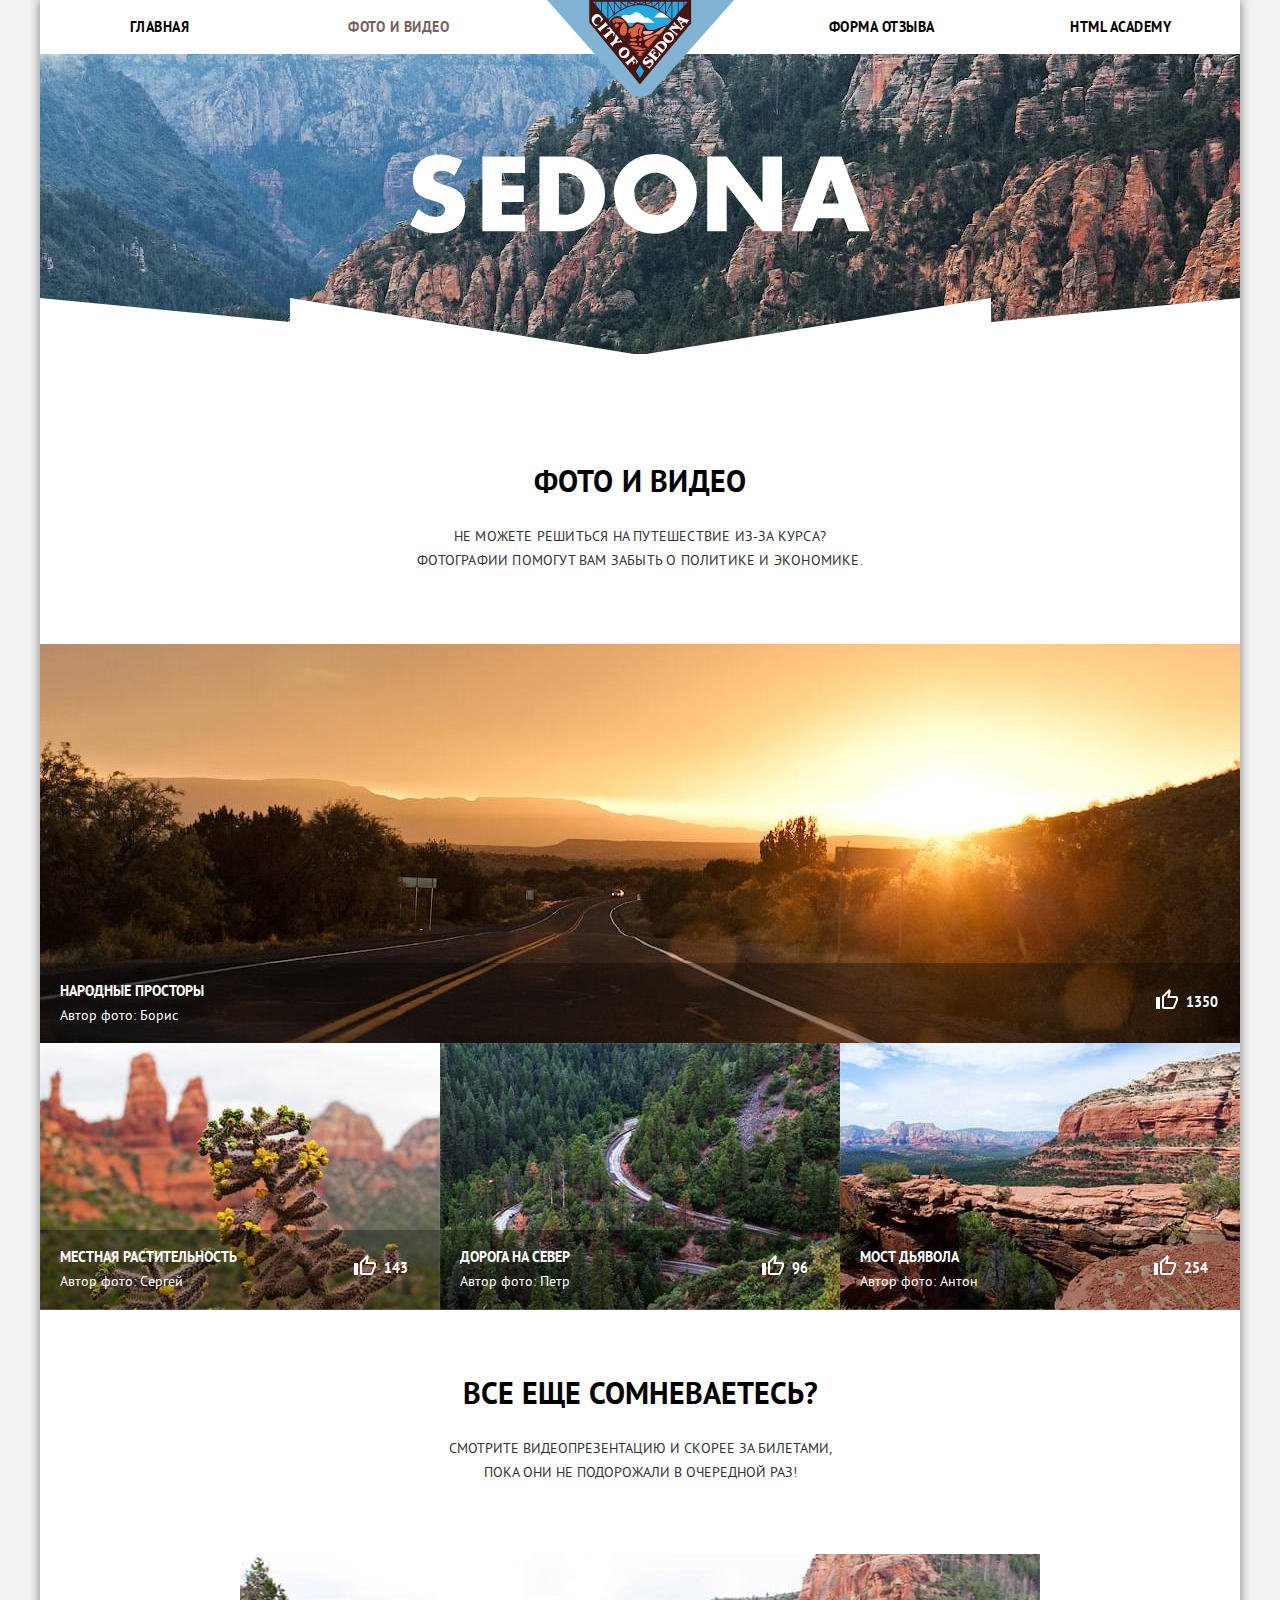
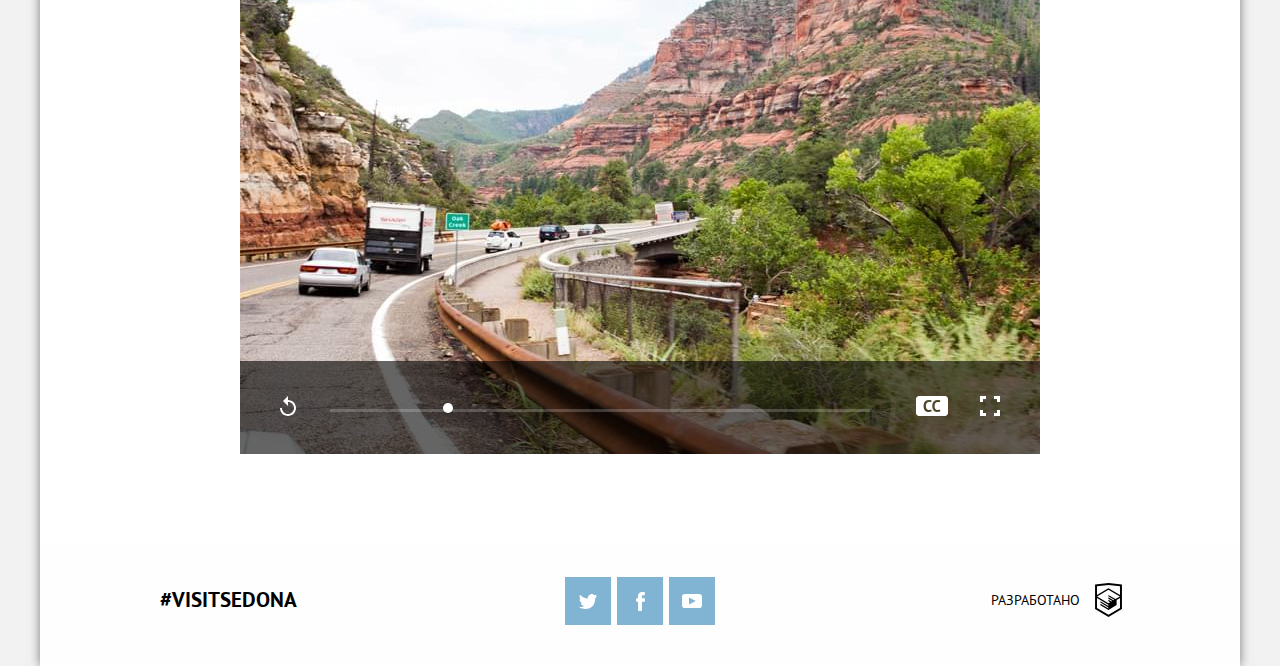
<file: photo.html>
<!DOCTYPE html><html lang="ru"><head><meta charset="utf-8"><meta name="viewport" content="width=device-width,initial-scale=1"><meta name="format-detection" content="telephone=no"><title>HTML Academy: Седона</title><link rel="stylesheet" href="css/style.min.css"><link rel="preload" href="fonts/ptsans.woff2" as="font" crossorigin="anonymous"><link rel="preload" href="fonts/ptsansbold.woff2" as="font" crossorigin="anonymous"><script>// Picture element HTML5 shiv
    document.createElement("picture");</script><script src="js/picturefill.min.js" async=""></script></head><body class="page"><div style="display:none"><svg xmlns="http://www.w3.org/2000/svg" xmlns:xlink="http://www.w3.org/1999/xlink"><symbol id="icon-burger" viewBox="0 0 76.166 68.959"><path d="M71.914 46.042H4.252A4.265 4.265 0 000 50.294v3.454A4.265 4.265 0 004.252 58h.956v1.037c0 5.457 4.464 9.922 9.921 9.922h45.908c5.456 0 9.921-4.465 9.921-9.922V58h.956a4.265 4.265 0 004.252-4.252v-3.454a4.264 4.264 0 00-4.252-4.252zm-3.956 12.995c0 3.815-3.104 6.922-6.921 6.922H15.129a6.929 6.929 0 01-6.921-6.922V58h59.75v1.037zm5.208-5.289c0 .679-.573 1.252-1.252 1.252H4.252A1.268 1.268 0 013 53.748v-3.454c0-.679.573-1.252 1.252-1.252h67.662c.679 0 1.252.573 1.252 1.252v3.454zM16.162 37.856l5.473 4 5.477-4 5.479 4 5.478-4 5.479 4 5.478-4 5.479 4 5.48-4 5.489 4 6.368-4.644-1.768-2.424-4.6 3.356-5.489-4-5.48 4-5.479-4.001-5.478 4.001-5.479-4.001-5.478 4.001-5.479-4.001-5.476 4.001-5.473-4.002-5.477 4.002-4.593-3.355-1.77 2.422 6.363 4.645zm54.726-6.762c.041-.61.055-2.616.037-3C70.242 12.476 55.804 0 38.083 0 20.363 0 5.924 12.476 5.241 28.094c-.017.384-.004 2.389.039 3h65.608zM38.083 3c16.031 0 29.15 11.154 29.842 25.094H8.241C8.933 14.154 22.051 3 38.083 3z"></path><circle cx="38.083" cy="15.042" r="2"></circle><circle cx="30.083" cy="10.083" r="2"></circle><circle cx="46.083" cy="10.083" r="2"></circle></symbol><symbol id="icon-cross" viewBox="0 0 22.199 22.199"><path fill="#ffffff" d="M22.199 2.804L19.396 0 11.1 8.297 2.804 0 0 2.803 8.297 11.1 0 19.396l2.803 2.803 8.297-8.297 8.296 8.297 2.803-2.803-8.296-8.296z"></path></symbol><symbol id="icon-facebook" viewBox="0 0 8.672 18.944"><path d="M6.275 3.356h2.398V0H5.795C2.656.181 1.54 2.387 1.948 6.114H0v3.518h1.959v9.312h3.837V9.632h2.857V6.114H5.787c-.022-1.045-.037-2.405.488-2.758z"></path></symbol><symbol id="icon-gift" viewBox="0 0 63 75.084"><path d="M60.165 22.23H35.758c13.604-6.815 14.688-11.115 14.188-13.52-1.145-3.916-5.604-6.938-9.848-5.341-5.484 2.063-7.029 10.262-8.514 16.19-1.894-5.998-3.726-13.649-8.011-17.525C22.331.909 20.524-.203 17.897.031c-3.965.352-9.652 5.317-7.344 10.849 2.217 5.313 9.539 8.67 14.354 11.35H2.834A2.843 2.843 0 000 25.065V36.25a2.842 2.842 0 002.835 2.834h.27v35.999h56.958V39.084h.104a2.842 2.842 0 002.835-2.834V25.065a2.846 2.846 0 00-2.837-2.835zM41.766 5.873c2.07-.306 4.907 1.283 5.176 3.171.386 2.723-3.349 5.192-5.008 6.343-2.484 1.723-4.853 2.611-7.178 4.006.872-3.645 2.512-12.854 7.01-13.52zm-22.534 9.848c-2.19-1.467-6.444-4.378-6.342-7.678.11-3.552 5.655-6.491 8.68-3.839 3.797 3.331 5.625 10.972 7.01 16.357-3.199-1.519-6.23-2.753-9.348-4.84zm5.882 56.426H6.042V39.084h19.072v33.063zm0-36.063H3V25.23h22.114v10.854zm10.001 36.062h-7.063V25.23h7.063v46.916zm22.01.001H38.053V39.084h19.072v33.063zM60 36.084H38.053V25.23H60v10.854z"></path></symbol><symbol id="icon-house" viewBox="0 0 74.695 72.346"><path d="M29.503 65.345h16V41.407h-16v23.938zm13.063-2.938H32.441V44.345h10.125v18.062z"></path><path d="M72.62 39.44l2.075-2.078-9.907-9.913V.47H50.974v13.161L37.349 0 0 37.363l2.077 2.078 7.832-7.832v37.799H5.971v2.938h63.875v-2.938h-5.059v-37.8l7.833 7.832zM53.913 3.408h7.938v21.104l-7.938-7.94V3.408zm7.937 65.999H12.846V28.671L37.348 4.169 61.85 28.671v40.736z"></path><path d="M29.753 27.21a7.75 7.75 0 1015.5 0 7.75 7.75 0 00-15.5 0zm7.75-4.969a4.97 4.97 0 110 9.941 4.97 4.97 0 010-9.941zM16.909 41.407h3v3.938h-3zm5.937 0h3v3.938h-3zm-5.937 6h3v3.938h-3zm5.937 0h3v3.938h-3zm26-6h3v3.938h-3zm5.938 0h3v3.938h-3zm-5.938 6h3v3.938h-3zm5.938 0h3v3.938h-3z"></path></symbol><symbol id="icon-htmlacademy" viewBox="0 0 26.943 34.09"><path d="M13.62.017L13.472 0 0 1.412v24.661l13.473 8.017 13.43-7.99.042-.025V1.412L13.62.017zm11.399 12.11L13.495 5.334l-.001-.104-.087.05-.088-.056v.109L1.925 12.118V3.147l11.548-1.212L25.02 3.147v8.98zm-11.614-5.34L24.923 13.5l-4.479 2.64-7.093-4.221-.014 1.415 5.904 3.513-.86.507-5.03-2.992-.014 1.415 3.827 2.275-.782.523-3.031-1.787-.014 1.413 1.853 1.091-1.8 1.081-11.356-6.751 11.371-6.835zm-11.48 8.34l11.411 6.791.016 1.044-7.942-4.728-.015 1.416 7.979 4.795.018 1.076-7.973-4.74-.013 1.414 8.021 4.822.046.025 8.143-4.872-.011-5.177 3.415-2.036v10.021L13.472 31.85 1.925 24.979v-9.852z"></path></symbol><symbol id="icon-like" viewBox="0 0 22 20"><path d="M12.383 3.646l-.637 2.929L11.219 9H19.9v2l.001.058L17 18H8V8.029l.014-.015 4.369-4.368M2 10v8-8M13.2 0L6.6 6.6c-.4.3-.6.8-.6 1.4v10c0 1.1.9 2 2 2h9c.8 0 1.5-.5 1.8-1.2l3-7.1c.1-.2.1-.5.1-.7V9h.1c0-1.1-.9-2-2-2h-6.3l1-4.6v-.3c0-.4-.2-.8-.4-1.1l-1.1-1zM4 8H0v12h4V8zm18 1v.044V9z"></path></symbol><symbol id="icon-mail" viewBox="0 0 16 16"><path d="M8 10c-.266 0-.5-.094-1-.336L0 6v7c0 .55.45 1 1 1h14c.55 0 1-.45 1-1V6L9 9.664c-.5.242-.734.336-1 .336zm7-8H1c-.55 0-1 .45-1 1v.758l8 4.205 8-4.205V3c0-.55-.45-1-1-1z"></path></symbol><symbol id="icon-map-marker" viewBox="0 0 27 27"><circle fill="#FFF" cx="13.5" cy="13.5" r="13.5"></circle><circle fill="#81B3D3" cx="13.5" cy="13.5" r="8.361"></circle></symbol><symbol id="icon-menu" viewBox="0 0 22.928 21.982"><path fill="#81b3d2" d="M0 0h22.928v3.964H0zm0 9.009h22.928v3.964H0zm0 9.009h22.928v3.964H0z"></path></symbol><symbol id="icon-phone" viewBox="0 0 18 18"><path fill="#010101" d="M3.6 7.8c1.4 2.8 3.8 5.1 6.6 6.6l2.2-2.2c.3-.3.699-.4 1-.2 1.1.4 2.3.6 3.6.6.6 0 1 .4 1 1V17c0 .6-.4 1-1 1C7.6 18 0 10.4 0 1c0-.6.4-1 1-1h3.5c.6 0 1 .4 1 1 0 1.2.2 2.4.6 3.6.1.3 0 .7-.2 1L3.6 7.8z"></path></symbol><symbol id="icon-tick" viewBox="0 0 23.049 16.249"><path d="M22.801 1.299L21.75.248a.853.853 0 00-1.203 0L8.693 12.102 2.502 5.911a.853.853 0 00-1.203 0L.248 6.962a.852.852 0 000 1.202l7.837 7.837a.845.845 0 00.608.246c.22.002.44-.079.608-.246l13.5-13.5a.852.852 0 000-1.202z"></path></symbol><symbol id="icon-twitter" viewBox="0 0 17.5 14.663"><path fill-rule="evenodd" clip-rule="evenodd" d="M11.283.153c1.736-.484 3.074.264 3.685 1.15.694-.225 1.372-.47 2.072-.69-.004.841-.538 1.478-.883 1.728.704.165 1.343-.481 1.343-.481-.175.977-1.035 1.746-1.611 1.977-.239 6.592-3.272 10.956-10.382 10.823h-.46c-.422 0-4.29-.45-5.047-1.843 2.341.192 4.011-.412 4.835-1.15-.989-.293-2.761-.464-3.07-2.881.362.105.583.223 1.228.117C1.757 8.067.385 7.366.461 5.218c.294.319 1.1.523 1.381.461C1.117 5.444-.188 2.398.921.843 2.794 2.655 4.769 4.364 8.29 4.528c.216-2.24 1.171-3.74 2.993-4.375z"></path></symbol><symbol id="icon-video-fullscreen" viewBox="0 0 20 20"><path d="M0 0v6h3V3h3V0H3zm3 14H0v6h6v-3H3zM17 0h-3v3h3v3h3V0zm0 17h-3v3h6v-6h-3z"></path></symbol><symbol id="icon-video-replay" viewBox="0 0 16 20"><path d="M8 4V0L3 5l5 5V6c3.315 0 6 2.686 6 6s-2.685 6-6 6-6-2.686-6-6H0c0 4.42 3.58 8 8 8s8-3.58 8-8-3.58-8-8-8z"></path></symbol><symbol id="icon-video-subtitles" viewBox="0 0 32 20"><path d="M29 0H3C1.35 0 0 1.35 0 3v14c0 1.65 1.35 3 3 3h26c1.65 0 3-1.35 3-3V3c0-1.65-1.35-3-3-3zM14.403 15.854a8.61 8.61 0 01-1.678.164 5.986 5.986 0 01-1.976-.323c-.623-.214-1.172-.562-1.646-1.041s-.852-1.103-1.133-1.868c-.28-.766-.419-1.695-.419-2.786 0-1.134.157-2.085.471-2.851.315-.768.723-1.384 1.224-1.854a4.53 4.53 0 011.679-1.008 5.86 5.86 0 011.852-.307c.66 0 1.22.045 1.678.134.457.087.835.192 1.133.313l-.448 1.92a3.332 3.332 0 00-.902-.265A8.244 8.244 0 0012.973 6c-.915 0-1.649.325-2.206.977-.558.651-.836 1.663-.836 3.031 0 .598.067 1.142.199 1.632.132.493.334.913.603 1.26.271.349.607.619 1.01.812.402.193.867.29 1.396.29.496 0 .915-.049 1.257-.148.342-.099.639-.227.893-.38l.463 1.841c-.354.249-.803.43-1.349.539zm8.698 0a8.618 8.618 0 01-1.678.164 5.986 5.986 0 01-1.976-.323c-.623-.214-1.172-.562-1.646-1.041s-.852-1.103-1.133-1.868c-.281-.767-.421-1.695-.421-2.786 0-1.134.157-2.085.471-2.851.314-.768.723-1.384 1.223-1.854a4.526 4.526 0 011.68-1.008 5.858 5.858 0 011.851-.307c.661 0 1.221.045 1.678.134a6.05 6.05 0 011.133.313l-.446 1.918a3.314 3.314 0 00-.901-.265A8.569 8.569 0 0021.67 6c-.915 0-1.649.325-2.206.977-.558.651-.836 1.663-.836 3.031 0 .598.067 1.142.199 1.632.132.493.334.913.603 1.26.271.349.606.619 1.009.812.402.193.868.29 1.396.29.497 0 .915-.049 1.257-.148.342-.099.64-.227.894-.38l.463 1.841c-.353.249-.803.43-1.348.539z"></path></symbol><symbol id="icon-youtube" viewBox="0 0 19.979 14.015"><path d="M17.145 0H2.835A2.842 2.842 0 000 2.835v8.345a2.842 2.842 0 002.835 2.835h14.31a2.842 2.842 0 002.835-2.835V2.835A2.844 2.844 0 0017.145 0zM7.036 10.392V3.623l6.769 3.384-6.769 3.385z"></path></symbol></svg></div><div class="container"><header class="page__header header"><div class="header__logo logo"><a class="logo__link" href="index.html"><picture><source media="(min-width: 1200px)" srcset="img/logo-sedona-desktop.svg"><source media="(min-width: 768px)" srcset="img/logo-sedona-tablet.svg"><img class="logo__image" src="img/logo-sedona-mobile.svg" width="102" height="83" alt="Седона"></picture></a></div><nav class="header__nav main-nav"><button class="main-nav__button main-nav__button--close" type="button">Закрыть меню <svg class="main-nav__icon" width="22" height="22"><use xlink:href="#icon-cross"></use></svg></button> <button class="main-nav__button main-nav__button--open" type="button">Открыть меню <svg class="main-nav__icon" width="23" height="22"><use xlink:href="#icon-menu"></use></svg></button><div class="main-nav__wrapper"><ul class="main-nav__list site-list nav-flex"><li class="main-nav__item"><a class="main-nav__link" href="index.html">Главная</a></li><li class="main-nav__item"><a class="main-nav__link main-nav__link--active">Фото и видео</a></li><li class="main-nav__item"><a class="main-nav__link" href="form.html">Форма отзыва</a></li><li class="main-nav__item"><a class="main-nav__link" href="https://htmlacademy.ru/">HTML academy</a></li></ul></div></nav></header><main class="page__main main"><section class="main_promo promo promo--img-small"><svg version="1.0" class="promo__logo-text-small" id="promo__logo--small" xmlns="http://www.w3.org/2000/svg" xmlns:xlink="http://www.w3.org/1999/xlink" x="0px" y="0px" width="459.754px" height="79.805px" viewBox="0 0 459.754 79.805" enable-background="new 0 0 459.754 79.805" xml:space="preserve"><g><path fill="#FFFFFF" d="M44.466,21.738c-3.572-2.979-8.139-4.963-12.902-4.963c-3.572,0-8.338,2.084-8.338,6.253 c0,4.368,5.261,6.055,8.636,7.146l4.964,1.489C47.248,34.74,55.287,40,55.287,52.11c0,7.445-1.787,15.088-7.742,20.149 c-5.855,4.964-13.697,7.048-21.24,7.048c-9.43,0-18.661-3.177-26.305-8.537l8.338-15.683c4.865,4.269,10.621,7.742,17.271,7.742 c4.566,0,9.43-2.283,9.43-7.545c0-5.459-7.643-7.345-11.812-8.535C11.019,43.274,2.978,40.101,2.978,25.607 c0-15.188,10.818-25.112,25.807-25.112c7.543,0,16.775,2.382,23.426,6.154L44.466,21.738z"></path><path fill="#FFFFFF" d="M91.831,18.959v12.506h21.937v16.479H91.831v12.899h23.127v16.479H72.376V2.483h42.582V18.96L91.831,18.959 L91.831,18.959z"></path><path fill="#FFFFFF" d="M129.417,2.482h27.594c20.844,0,38.016,16.377,38.016,37.419c0,21.041-17.271,37.42-38.016,37.42h-27.594 V2.482z M148.872,60.846h4.367c11.612,0,21.539-6.352,21.539-20.942c0-13.4-8.834-20.943-21.341-20.943h-4.565V60.846z"></path><path fill="#FFFFFF" d="M286.873,38.513c0,24.219-17.371,41.292-41.394,41.292c-24.02,0-41.391-17.071-41.391-41.292 C204.089,15.881,223.941,0,245.479,0C267.019,0,286.873,15.881,286.873,38.513z M224.339,38.612 c0,12.905,9.529,22.333,21.141,22.333c11.613,0,21.144-9.43,21.144-22.333c0-10.323-9.526-19.752-21.144-19.752 C233.867,18.86,224.339,28.29,224.339,38.612z"></path><path fill="#FFFFFF" d="M297.238,2.482h19.454l35.636,45.757h0.196V2.482h19.453v74.839h-19.453L316.89,31.465h-0.197v45.856 h-19.454V2.482z"></path><path fill="#FFFFFF" d="M407.345,64.319l-5.16,13.002h-20.646l28.785-74.839h21.242l28.188,74.839h-20.745l-4.862-13.002H407.345z M420.945,25.609h-0.199l-8.039,23.824h16.178L420.945,25.609z"></path></g></svg></section><section class="main__intro main__intro--smaller intro intro--smaller"><div class="intro__wrapper"><h1 class="intro__title intro__title--smaller title title--large-screen">Фото и видео</h1><p class="intro__text intro__text--smaller text text--lead-medium">Не можете решиться на путешествие из-за курса? Фотографии помогут вам забыть о политике и экономике.</p></div></section><section class="main__gallery gallery"><h2 class="visually-hidden">Галерея</h2><ul class="gallery__list gallery-list site-list"><li class="gallery-list__item"><article class="gallery-list__inner gallery-list__inner--first photo"><h3 class="photo__title photo__title--first text text--bold">Народные просторы</h3><picture><source media="(min-width: 1200px)" srcset="img/photo-sunset-desktop@1x.jpg, img/photo-sunset-desktop@2x.jpg 2x"><source media="(min-width: 768px)" srcset="img/photo-sunset-tablet@1x.jpg, img/photo-sunset-tablet@2x.jpg 2x"><img class="photo__image photo__image--first" src="img/photo-sunset-mobile@1x.jpg" srcset="img/photo-sunset-mobile@2x.jpg 2x" alt="Народные просторы"></picture><div class="photo__text-wrapper photo__text-wrapper--first"><p class="photo__text text text text--white-desktop text--transform-none">Автор фото: Борис</p><p class="photo__text-likes text text--white-desktop text--bold">1350 <svg class="photo__likes-icon photo__likes-icon--first" width="22" height="20"><use xlink:href="#icon-like"></use></svg></p></div></article></li><li class="gallery-list__item"><article class="gallery-list__inner photo"><h3 class="photo__title text text--bold">Местная растительность</h3><picture><source media="(min-width: 1200px)" srcset="img/photo-cactus-desktop@1x.jpg, img/photo-cactus-desktop@2x.jpg 2x"><source media="(min-width: 768px)" srcset="img/photo-cactus-tablet@1x.jpg, img/photo-cactus-tablet@2x.jpg 2x"><img class="photo__image" src="img/photo-cactus-mobile@1x.jpg" srcset="img/photo-cactus-mobile@2x.jpg 2x" alt="Местная растительность"></picture><div class="photo__text-wrapper"><p class="photo__text text text--white-desktop text--transform-none">Автор фото: Сергей</p><p class="photo__text-likes text text--white-desktop text--bold">143 <svg class="photo__likes-icon" width="22" height="20"><use xlink:href="#icon-like"></use></svg></p></div></article></li><li class="gallery-list__item"><article class="gallery-list__inner photo"><h3 class="photo__title text text--bold">Дорога на север</h3><picture><source media="(min-width: 1200px)" srcset="img/photo-roads-desktop@1x.jpg, img/photo-roads-desktop@2x.jpg 2x"><source media="(min-width: 768px)" srcset="img/photo-roads-tablet@1x.jpg, img/photo-roads-tablet@2x.jpg 2x"><img class="photo__image" src="img/photo-roads-mobile@1x.jpg" srcset="img/photo-roads-mobile@2x.jpg 2x" alt="Дорога на север"></picture><div class="photo__text-wrapper"><p class="photo__text text text--white-desktop text--transform-none">Автор фото: Петр</p><p class="photo__text-likes text text--white-desktop text--bold">96 <svg class="photo__likes-icon" width="22" height="20"><use xlink:href="#icon-like"></use></svg></p></div></article></li><li class="gallery-list__item"><article class="gallery-list__inner photo"><h3 class="photo__title text text--bold">Мост дьявола</h3><picture><source media="(min-width: 1200px)" srcset="img/photo-bridge-desktop@1x.jpg, img/photo-bridge-desktop@2x.jpg 2x"><source media="(min-width: 768px)" srcset="img/photo-bridge-tablet@1x.jpg, img/photo-bridge-tablet@2x.jpg 2x"><img class="photo__image" src="img/photo-bridge-mobile@1x.jpg" srcset="img/photo-bridge-mobile@2x.jpg 2x" alt="Мост дьявола"></picture><div class="photo__text-wrapper"><p class="photo__text text text--white-desktop text--transform-none">Автор фото: Антон</p><p class="photo__text-likes text text--white-desktop text--bold">254 <svg class="photo__likes-icon" width="22" height="20"><use xlink:href="#icon-like"></use></svg></p></div></article></li></ul></section><section class="main__video-player video-player"><header class="video-player__header"><h2 class="video-player__title">Все еще сомневаетесь?</h2><p class="video-player__text text text--lead-medium">Смотрите видеопрезентацию и скорее за билетами, пока они не подорожали в очередной раз!</p></header><picture><source media="(min-width: 1200px)" srcset="img/video-desktop@1x.jpg, img/video-desktop@2x.jpg 2x"><source media="(min-width: 768px)" srcset="img/video-tablet@1x.jpg, img/video-tablet@2x.jpg 2x"><img class="video-player__movie" src="img/video-mobile@1x.jpg" srcset="img/video-mobile@2x.jpg 2x" alt="Превью"></picture><div class="video-player__controls"><button class="video-player__button video-player__button--replay" type="button" aria-label="Повтор"><svg class="video-player__button-icon" width="16" height="20"><use xlink:href="#icon-video-replay"></use></svg></button><div class="video-player__progress"></div><button class="video-player__button video-player__button--subtitles" type="button" aria-label="Субтитры"><svg class="video-player__button-icon" width="32" height="20"><use xlink:href="#icon-video-subtitles"></use></svg></button> <button class="video-player__button video-player__button--fullscreen" type="button" aria-label="На весь экран"><svg class="video-player__button-icon" width="20" height="20"><use xlink:href="#icon-video-fullscreen"></use></svg></button></div></section></main><footer class="page__footer footer"><div class="footer__flex"><p class="footer__hashtag hashtag"><a class="hashtag__link title title--size-large" href="#">#visitsedona</a></p><ul class="footer__list social site-list"><li class="social__item"><a class="social__link social__link--twitter" href="#" aria-label="Профиль в twitter"><svg class="social__link-icon" width="18" height="15"><use xlink:href="#icon-twitter"></use></svg></a></li><li class="social__item"><a class="social__link social__link--facebook" href="#" aria-label="Профиль в facebook"><svg class="social__link-icon" width="9" height="19"><use xlink:href="#icon-facebook"></use></svg></a></li><li class="social__item"><a class="social__link social__link--youtube" href="#" aria-label="Профиль в youtube"><svg class="social__link-icon" width="20" height="14"><use xlink:href="#icon-youtube"></use></svg></a></li></ul><p class="footer__text copyright text text--black text--lead-large">Разработано <a class="copyright__link" href="https://htmlacademy.ru/intensive/adaptive" aria-label="HTML Academy"><svg class="copyright__icon" width="27" height="34"><use xlink:href="#icon-htmlacademy"></use></svg></a></p></div></footer></div></body></html>
</file>
<file: css/style.min.css>
@charset "UTF-8";html{-webkit-box-sizing:border-box;box-sizing:border-box}*,::after,::before{-webkit-box-sizing:inherit;box-sizing:inherit}@font-face{font-family:"PT Sans";font-weight:400;font-display:swap;src:url(../fonts/ptsans.woff2) format("woff2"),url(../fonts/ptsans.woff) format("woff")}@font-face{font-family:"PT Sans Bold";font-weight:700;font-display:swap;src:url(../fonts/ptsansbold.woff2) format("woff2"),url(../fonts/ptsansbold.woff) format("woff")}a{text-decoration:none}img{max-width:100%;height:auto}.visually-hidden:not(:focus):not(:active),input[type=checkbox].visually-hidden,input[type=radio].visually-hidden{position:absolute;width:1px;height:1px;margin:-1px;border:0;padding:0;white-space:nowrap;-webkit-clip-path:inset(100%);clip-path:inset(100%);clip:rect(0 0 0 0);overflow:hidden}.container{width:320px;margin:0 auto;background-color:#fff;-webkit-box-shadow:0 0 10px rgba(0,0,0,.5);box-shadow:0 0 10px rgba(0,0,0,.5)}@media (min-width:768px){.container{width:768px}}@media (min-width:1200px){.container{width:1200px}}.promo{height:389px;padding:0 20px;background:url(../img/bg-back-mobile@1x.jpg) no-repeat bottom;background-color:#81b3d2;text-align:center;position:relative}.promo::after{content:"";position:absolute;background-image:url(../img/bg-intro-triangle-mobile.svg);background-size:102%;width:320px;height:26px;bottom:-1px;right:0}@media (-webkit-min-device-pixel-ratio:1.5),(min-resolution:1.5dppx){.promo{background-image:url(../img/bg-back-mobile@2x.jpg);background-size:cover}}.promo--img-small{padding:0 45px;margin-top:-232px;background-size:cover}.promo__logo-text,.promo__logo-text-small{max-width:100%}.promo__logo-text{margin-top:20px}.promo__logo-text-small{margin-top:260px;margin-bottom:60px}@media (min-width:768px){.promo{background:url(../img/bg-back-tablet@1x.jpg) no-repeat bottom;padding:0;height:518px}.promo::after{content:"";position:absolute;background-image:url(../img/bg-intro-triangle-tablet.svg);background-size:100%;width:768px;height:57px;bottom:-1px;right:0}}@media (min-width:768px) and (-webkit-min-device-pixel-ratio:1.5),(min-width:768px) and (min-resolution:1.5dppx){.promo{background-image:url(../img/bg-back-tablet@2x.jpg);background-size:cover}}@media (min-width:768px){.promo--img-small{height:290px;margin-top:0}.promo__logo-text{margin-top:75px}.promo__logo-text-small{margin-top:95px}}@media (min-width:1200px){.promo{background:url(../img/bg-back-desktop@1x.jpg) no-repeat bottom;padding:0}.promo::after{content:"";position:absolute;background-image:url(../img/bg-intro-triangle-desktop.svg);background-size:100%;width:1200px;height:57px;bottom:-1px;right:0}}@media (min-width:1200px) and (-webkit-min-device-pixel-ratio:1.5),(min-width:1200px) and (min-resolution:1.5dppx){.promo{background-image:url(../img/bg-back-desktop@2x.jpg);background-size:cover}}@media (min-width:1200px){.promo--img-small{height:300px}.promo__logo-text-small{margin-top:100px}}.wrapper{width:320px;margin:0 auto;padding:0 20px}@media (min-width:768px){.wrapper{width:728px;padding:0 25px}}@media (min-width:1200px){.wrapper{width:1100px;padding:0 20px}}.page{margin:0;padding:0;font-family:"PT Sans","Arial",sans-serif;color:#000;background-color:#f2f2f2}.header{display:-webkit-box;display:-ms-flexbox;display:flex;-webkit-box-orient:vertical;-webkit-box-direction:normal;-ms-flex-direction:column;flex-direction:column;position:relative}.main-nav{text-align:center;font-family:"PT Sans Bold","Arial Black",sans-serif;font-size:18px;line-height:40px;text-transform:uppercase;background-color:#81b3d2;z-index:2}@media (min-width:768px){.main-nav{background-color:#fff;z-index:1;font-size:14px;line-height:26px}}@media (min-width:1200px){.main-nav{background-color:#fff;font-size:14px;line-height:26px}}.main-nav__link{color:#fff;display:block;padding-top:8px;padding-bottom:8px;letter-spacing:.3px}@media (min-width:768px){.main-nav__link{color:#000;padding:14px 15px 14px 20px;letter-spacing:.5px}.main-nav__link:focus,.main-nav__link:hover{color:#81b3d2}.main-nav__link:active{color:rgba(0,0,0,.3)}.main-nav__link--active{color:#766357}.main-nav__link--active:focus,.main-nav__link--active:hover{color:#604e43}.main-nav__link--active:active{color:rgba(118,99,87,.3)}}@media (min-width:1200px){.main-nav__link{color:#000;padding:14px 20px;letter-spacing:.5px}.main-nav__link--active{color:#766357}.main-nav__link--active:focus,.main-nav__link--active:hover{color:#604e43}.main-nav__link--active:active{color:rgba(118,99,87,.3)}}@media (max-width:767px){.main-nav__item:not(:last-child){-webkit-box-shadow:0 1px 0 0 rgba(1,1,1,.2),inset 0 -1px 0 0 rgba(255,255,255,.2);box-shadow:0 1px 0 0 rgba(1,1,1,.2),inset 0 -1px 0 0 rgba(255,255,255,.2)}.main-nav__item:focus,.main-nav__item:hover{background-color:#669ec0}.main-nav__item:active{background-color:#5496bd}.main-nav__link:active{opacity:.3}}@media (min-width:768px){.nav-flex{display:-webkit-box;display:-ms-flexbox;display:flex;-webkit-box-pack:space-start;-ms-flex-pack:space-start;justify-content:space-start;-ms-flex-wrap:wrap;flex-wrap:wrap}.main-nav__item{width:153px}}@media (min-width:1200px){.main-nav__item{width:239px}}@media (min-width:768px){.main-nav__item:nth-child(2),.main-nav__item:nth-child(6){margin-right:156px}}@media (min-width:1200px){.main-nav__item:nth-child(2),.main-nav__item:nth-child(6){margin-right:244px}}.main-nav__wrapper{margin:0 auto}@media (min-width:768px){.main-nav__wrapper{width:768px}}@media (min-width:1200px){.main-nav__wrapper{width:1200px}}.main-nav__button{font-size:0;border:0;background-color:transparent;cursor:pointer;position:absolute;z-index:3}@media (max-width:767px){.main-nav__button--close{display:none;right:17px;top:16px;fill:#fff}.main-nav__button--open{display:none;top:238px;right:14px;fill:#81b3d2}}@media (min-width:768px){.main-nav__button--close,.main-nav__button--open{display:none}}.site-list{list-style:none;margin:0;padding:0}.title{font-family:"PT Sans Bold","Arial Black",sans-serif;font-size:18px;line-height:26px;text-transform:uppercase;color:#000}@media (min-width:768px){.title{font-size:21px}}.title--white{color:#fff}.title--size-large{font-size:21px}.title--lead-large{line-height:40px}@media (min-width:768px){.title--large-screen{font-size:30px}.title--large-screen-other{font-size:30px;line-height:40px}}.text{font-size:14px;line-height:21px;text-transform:uppercase;color:#333}.text--white{color:#fff}.text--lead-medium{line-height:24px}.text--lead-large{line-height:26px}.text--transform-none{text-transform:none}.text--bold{font-family:"PT Sans Bold","Arial Black",sans-serif;color:#000}@media (min-width:1200px){.text--white-desktop{color:#fff}}.advantages__image{display:block;margin:0 auto;width:320px;height:260px;-o-object-fit:cover;object-fit:cover}.advantages__flex{width:320px;margin:0 auto;padding:0;background-color:#81b3d2;position:relative}@media (min-width:768px){.advantages__flex{width:768px;padding:0;display:-webkit-box;display:-ms-flexbox;display:flex}}@media (min-width:1200px){.advantages__flex{width:1200px;padding:0;display:-webkit-box;display:-ms-flexbox;display:flex}}@media (min-width:768px){.advantages__wrapper{max-width:256px;padding:45px 45px 20px}.advantages__wrapper--right{-webkit-box-ordinal-group:3;-ms-flex-order:2;order:2}.advantages__image{width:512px;height:256px}.advantages__list-sublist{padding:46px 25px 26px;display:-webkit-box;display:-ms-flexbox;display:flex;-webkit-box-pack:justify;-ms-flex-pack:justify;justify-content:space-between;-ms-flex-wrap:wrap;flex-wrap:wrap;margin:0 auto}}@media (min-width:1200px){.advantages__wrapper{max-width:400px;padding:53px 60px 45px}.advantages__wrapper--right{padding:50px 90px 35px}.advantages__nowrap{white-space:nowrap}.advantages__image{width:800px;height:256px}.advantages__list-sublist{padding:46px 0 50px}}.advantages__item{text-align:center;display:block;position:relative}@media (max-width:767px){.advantages__item--sublist{padding-left:50px;text-align:left}.advantages__wrapper--triangle::before{content:"";position:absolute;background-image:url(../../img/bg-triangle.svg);width:320px;height:37px;right:0}}@media (min-width:768px){.advantages__item--sublist{width:165px;margin-top:100px}.advantages__item--souvenirs{-webkit-box-ordinal-group:3;-ms-flex-order:2;order:2}}@media (min-width:1200px){.advantages__item--sublist{width:300px}}.advantages-grey{background-color:#eee;padding:0}@media (min-width:768px){.advantages-grey{margin:0 auto;display:-webkit-box;display:-ms-flexbox;display:flex;-ms-flex-wrap:wrap;flex-wrap:wrap;width:768px}}@media (min-width:1200px){.advantages-grey{width:1200px}}.advantages-grey__wrapper{width:320px;margin:0 auto;padding:0 20px}@media (min-width:768px){.advantages-grey__wrapper{width:256px;padding:12px 34px 20px}}@media (min-width:1200px){.advantages-grey__wrapper{width:400px;padding:12px 40px 40px}}.advantages__title{padding-top:27px;margin:0 0 8px}@media (min-width:768px){.advantages__title{padding-top:32px}}.advantages__title--high{padding-top:76px}@media (min-width:768px){.advantages__title--high{padding-top:0}}@media (min-width:1200px){.advantages__title--high{width:200px;margin-left:auto;margin-right:auto}}.advantages__title--medium{padding-top:40px}@media (min-width:768px){.advantages__title--medium{padding-top:0;width:150px;margin-right:auto;margin-left:auto}}.advantages__title--large{margin-bottom:12px}.advantages__title--sublist-first{padding-top:35px;margin-bottom:13px}@media (min-width:768px){.advantages__title--sublist-first{padding-top:12px;margin-bottom:22px}}.advantages__title--sublist{padding-top:30px;margin-bottom:13px}@media (min-width:768px){.advantages__title--sublist{padding-top:12px;margin-bottom:22px}.advantages__title--width{width:150px;margin:0 auto 10px}}.advantages__text{margin:0 0 16px}@media (max-width:767px){.advantages__text--width{width:265px;margin-left:auto;margin-right:auto}}@media (min-width:768px){.advantages__text--width{width:165px;margin:0 auto}}@media (min-width:1200px){.advantages__text--width{width:280px}.advantages__text--width-sublist{width:220px;margin:0 auto}}@media (min-width:768px){.advantages__text{margin-bottom:22px}}.advantages__text--high{margin-bottom:40px}@media (min-width:768px){.advantages__text--high{margin-bottom:0}}.advantages__text--none{margin-bottom:0}.advantages__text--grey{padding:2px 15px 25px;border-bottom:1px solid #e5e5e5;margin-bottom:0}@media (min-width:768px){.advantages__text--grey{border-bottom:none}}@media (min-width:1200px){.advantages__text--grey{padding:0 4px 25px}}.advantages__text--medium{margin-bottom:35px}.advantages__text--small{margin-bottom:30px}.advantages__icon{position:absolute;fill:#81b3d2;top:23px;left:2px}@media (min-width:768px){.advantages__icon{top:-87px;left:45px}.advantages__icon--house{width:75px;height:72px}.advantages__icon--present{width:64px;height:75px;top:-90px;left:50px}.advantages__icon--burger{width:77px;height:68px}}@media (min-width:1200px){.advantages__icon--house{left:110px}.advantages__icon--burger{left:111px;top:-81px}.advantages__icon--present{left:116px}}.button{background-color:#81b3d2;display:inline-block;width:280px;padding:16px;border:0}.button:active{background-color:#5496bd;color:rgba(255,255,255,.3)}.button:focus,.button:hover{background-color:#669ec0}.button:disabled{background-color:#e5e5e5}@media (min-width:768px){.button{background-color:#81b3d2;display:inline-block;width:458px;padding:16px;border:0}}.button--smaller{width:180px}.copyright{color:#000}@media (max-width:767px){.copyright{width:130px;text-align:left}}@media (min-width:768px){.copyright{width:170px}}.copyright__link{position:relative}.copyright__icon{content:"";position:absolute;fill:#000;top:-8px;left:15px}.copyright__icon:focus,.copyright__icon:hover{fill:#81b3d2}.copyright__icon:active{fill:#000;opacity:.3}.logo{height:56px;-webkit-box-ordinal-group:3;-ms-flex-order:2;order:2;z-index:1;background-color:#fff}@media (min-width:768px){.logo{background-color:transparent;position:absolute;margin-left:calc(50% - 54px);z-index:2}}@media (min-width:1200px){.logo{margin-left:calc(50% - 93px)}}.logo__image{display:block;margin:0 auto}@media (min-width:1200px){.logo__image{width:187px;height:auto}}.intro{text-align:center;padding:0 20px;display:-webkit-box;display:-ms-flexbox;display:flex;-webkit-box-orient:vertical;-webkit-box-direction:normal;-ms-flex-direction:column;flex-direction:column}@media (min-width:768px){.intro{padding:0 60px}}@media (min-width:1200px){.intro{padding:0 250px}}@media (min-width:768px){.intro--smaller{padding:0 156px 40px}}@media (min-width:1200px){.intro--smaller{padding:0 325px}}@media (max-width:767px){.intro__form-smaller{padding:0 13px}}.intro__title{margin-top:38px;margin-left:auto;margin-right:auto;letter-spacing:.2px;-webkit-box-ordinal-group:3;-ms-flex-order:2;order:2}@media (max-width:767px){.intro__title{width:265px}}@media (min-width:768px){.intro__title{width:450px;margin-top:53px}.intro__title--smaller{width:100%;margin-top:77px}}@media (min-width:1200px){.intro__title--smaller{margin-top:114px}}.intro__text{margin-top:26px;margin-bottom:5px;letter-spacing:.2px;-webkit-box-ordinal-group:4;-ms-flex-order:3;order:3}@media (min-width:768px){.intro__text{margin-bottom:50px}}.intro__text--smaller{margin-top:25px;margin-bottom:30px}@media (min-width:768px){.intro__text--smaller{margin-top:30px}}@media (min-width:1200px){.intro__text--smaller{width:450px;margin-right:auto;margin-left:auto;margin-bottom:72px}}@media (max-width:767px){.intro__text--smaller-form{margin-bottom:17px}}@media (min-width:1200px){.intro__text--smaller-form{margin-bottom:60px}}.intro__text--form{width:285px;margin-bottom:15px}.intro__text--padding{padding:0 10px}.checkin{text-align:center;padding-top:25px;padding-bottom:50px}@media (min-width:768px){.checkin{padding-top:55px;padding-bottom:55px}}@media (min-width:1200px){.checkin{padding-bottom:65px}}.checkin__title{margin:0}.checkin__text{margin-top:20px;margin-bottom:35px}@media (min-width:768px){.checkin__text{width:440px;margin:30px auto 45px}}.map{position:relative}.map::before{content:"";position:absolute;background-image:url(../img/icon-map-marker.svg);width:27px;height:27px;left:calc(50% - 15px);top:calc(50% - 15px)}@media (min-width:1200px){.map{padding-bottom:5px}}.map__interactive{z-index:2;border:0;width:100%;height:350px;position:absolute}.map__image{display:block;margin:0 auto;width:320px;height:350px}@media (min-width:768px){.map__image{width:1200px;height:350px}}.photo{min-height:415px;padding:0 20px;display:-webkit-box;display:-ms-flexbox;display:flex;-webkit-box-orient:vertical;-webkit-box-direction:normal;-ms-flex-direction:column;flex-direction:column;border-top:1px solid #e5e5e5;border-bottom:1px solid #e5e5e5}@media (min-width:768px){.photo{background-color:#f2f2f2;width:auto;min-height:347px;padding:0;border:0}}@media (min-width:1200px){.photo{background-color:transparent;width:auto;min-height:267px;padding:0;border:0}}.photo__image{margin-top:20px;display:block;-webkit-box-ordinal-group:0;-ms-flex-order:-1;order:-1;width:280px;height:280px}@media (min-width:768px){.photo__image{margin-top:0;width:324px;height:267px}}@media (min-width:1200px){.photo__image{margin-top:0;width:400px;height:267px}}@media (min-width:768px){.photo__image--first{width:648px;height:400px}}@media (min-width:1200px){.photo__image--first{width:1200px;height:400px}}.photo__title{margin:15px 0 0;width:280px;-webkit-box-ordinal-group:2;-ms-flex-order:1;order:1;z-index:1}@media (min-width:768px){.photo__title{width:320px;margin-top:18px;padding-left:20px}.photo__title--first{width:649px}}@media (min-width:1200px){.photo__title{margin-top:-63px;color:#fff}}.photo__text-wrapper{-webkit-box-ordinal-group:3;-ms-flex-order:2;order:2;width:280px}@media (min-width:768px){.photo__text-wrapper{display:-webkit-box;display:-ms-flexbox;display:flex;-webkit-box-pack:justify;-ms-flex-pack:justify;justify-content:space-between;padding-left:20px;padding-right:30px;margin-bottom:17px;width:322px}.photo__text-wrapper--first{width:657px}}@media (min-width:1200px){.photo__text-wrapper{color:#fff;width:398px;z-index:1}.photo__text-wrapper--first{width:1208px}}.photo__text{margin:3px 0 0}.photo__text-likes{margin:10px 0 0;padding-left:36px;position:relative}@media (min-width:768px){.photo__text-likes{margin-top:-10px}}.photo__likes-icon{position:absolute;top:-2px;left:6px;opacity:.3}@media (min-width:768px){.photo__likes-icon{top:-3px;right:62px}.photo__likes-icon--first{right:68px}}@media (min-width:1200px){.photo__likes-icon{fill:#fff;opacity:1}.photo__likes-icon--first{right:72px}}.gallery-list{display:-webkit-box;display:-ms-flexbox;display:flex;-webkit-box-orient:vertical;-webkit-box-direction:normal;-ms-flex-direction:column;flex-direction:column}@media (min-width:768px){.gallery-list{padding:0 60px;-webkit-box-orient:horizontal;-webkit-box-direction:normal;-ms-flex-direction:row;flex-direction:row;-ms-flex-wrap:wrap;flex-wrap:wrap}}@media (min-width:1200px){.gallery-list{padding:0}.gallery-list__inner{position:relative}.gallery-list__inner::after{content:"";position:absolute;width:400px;height:80px;background-color:rgba(0,0,0,.3);bottom:0}.gallery-list__inner--first::after{width:1200px}}.video-player{padding-bottom:110px;position:relative}.video-player__header{width:236px;margin:30px auto 40px;text-align:center}.video-player__title{font-family:"PT Sans Bold","Arial Black",sans-serif;font-size:18px;text-transform:uppercase;line-height:26px;margin-bottom:25px}.video-player__movie{display:block;width:100%;height:200px}.video-player__controls{width:280px;height:66px;margin:0 auto;padding:0 25px;display:-webkit-box;display:-ms-flexbox;display:flex;-webkit-box-pack:justify;-ms-flex-pack:justify;justify-content:space-between;-webkit-box-align:center;-ms-flex-align:center;align-items:center;background-color:#f2f2f2;position:absolute;left:0;right:0;bottom:48px}.video-player__progress{position:absolute;background-color:rgba(0,0,0,.6);height:45px;cursor:pointer;bottom:66px;left:0;right:0}.video-player__progress::before{content:"";position:absolute;height:0;width:0;border:5px solid #fff;border-radius:50%;bottom:17px;left:57px}.video-player__progress::after{content:"";position:absolute;height:3px;width:235px;border-top:3px solid rgba(255,255,255,.2);bottom:18px;left:22px}.video-player__button{padding:0;background:0 0;border:0;cursor:pointer;fill:#5c6870}.video-player__button:focus,.video-player__button:hover{fill:#333}.video-player__button:active{fill:rgba(51,51,51,.3)}.video-player__button--subtitles{margin-left:100px}@media (min-width:768px){.video-player{width:648px;margin-left:auto;margin-right:auto;padding-bottom:46px}.video-player__header{width:415px;margin-bottom:70px}.video-player__title{font-family:"PT Sans Bold","Arial Black",sans-serif;font-size:30px;margin-top:65px;margin-bottom:30px}.video-player__movie{width:100%;height:500px}.video-player__controls{width:648px;height:93px;padding:0 40px;background-color:rgba(0,0,0,.6);bottom:46px;left:0;right:0}.video-player__progress{position:relative;margin-right:340px;background:0 0;height:45px;bottom:0;left:-20px}.video-player__progress::before{left:135px}.video-player__progress::after{width:390px}.video-player__button{fill:#fff}.video-player__button:focus,.video-player__button:hover{fill:rgba(255,255,255,.6)}.video-player__button:active{fill:rgba(255,255,255,.3)}.video-player__button--subtitles{margin-left:60px}}@media (min-width:1200px){.video-player{width:800px;margin:0 auto;padding-bottom:90px}.video-player__title{margin-top:70px}.video-player__movie{width:800px}.video-player__controls{width:800px;bottom:90px}.video-player__button--subtitles{margin-left:215px}.video-player__progress::after{width:540px}}.feedback{padding-bottom:41px}@media (min-width:768px){.feedback{padding:0 60px}}@media (min-width:1200px){.feedback{padding:0 120px}}@media (min-width:768px){.feedback-form{display:-webkit-box;display:-ms-flexbox;display:flex;-ms-flex-wrap:wrap;flex-wrap:wrap}.feedback-form__button{margin:0;width:325px}}@media (min-width:1200px){.feedback-form__button{width:480px}}.field{padding:20px;border-top:1px solid #e5e5e5;margin:0 auto}.field:last-child{border:0}@media (max-width:767px){.field--button{padding-top:8px;padding-bottom:0}.field--attractions{padding-top:15px}}@media (min-width:768px){.field{padding:0;border:0}.field--contacts{width:268px;margin:0 0 0 auto}.field--impression{width:324px;-webkit-box-ordinal-group:0;-ms-flex-order:-1;order:-1;margin:0;position:relative}.field--impression::after{position:absolute;content:"";top:9px;right:0;width:1px;height:292px;border-left:1px solid #dbdbdb}.field--information{padding-top:50px;padding-bottom:45px}.field--attractions,.field--emotions,.field--information{width:648px;position:relative}.field--attractions::after,.field--attractions::before,.field--emotions::after,.field--emotions::before,.field--information::after,.field--information::before{content:"";position:absolute;width:125px;height:1px;border-top:1px solid #dbdbdb}.field--information::after,.field--information::before{top:63px}.field--attractions::before,.field--emotions::before,.field--information::before{left:0}.field--attractions::after,.field--emotions::after,.field--information::after{right:0}.field--attractions::after,.field--attractions::before{top:24px}.field--emotions{padding-bottom:37px}.field--emotions::after,.field--emotions::before{top:13px}.field--button{display:-webkit-box;display:-ms-flexbox;display:flex;-webkit-box-align:center;-ms-flex-align:center;align-items:center;-webkit-box-pack:justify;-ms-flex-pack:justify;justify-content:space-between;-webkit-box-flex:1;-ms-flex-positive:1;flex-grow:1;padding-bottom:63px}.field--button::after{content:"* - обязательные поля";background-color:#fff;border:0;color:#333;font-size:14px;text-transform:uppercase;line-height:26px}}@media (min-width:1200px){.field--contacts,.field--impression{width:400px}.field--impression::after{top:9px;right:-83px}.field--information{padding-top:42px;padding-bottom:44px}.field--information::after,.field--information::before{top:54px}.field--attractions,.field--emotions,.field--information{width:960px}.field--attractions::after,.field--attractions::before,.field--emotions::after,.field--emotions::before,.field--information::after,.field--information::before{width:277px}.field--emotions{padding-bottom:42px}}.field__label{margin-right:10px}.field__label--information{margin-left:20px;margin-bottom:6px;display:block}@media (min-width:1200px){.field__label--information{margin-left:0}}.field__label--last{margin-right:15px}@media (min-width:768px){.field__label--checkbox{margin:0}}.field__title{text-align:center;margin:0 0 19px}@media (min-width:768px){.field__title{margin:0 auto 22px}}.field__input-textarea{min-height:160px}.field__wrapper{display:-webkit-box;display:-ms-flexbox;display:flex;-webkit-box-align:center;-ms-flex-align:center;align-items:center}.field__wrapper--indent{margin-bottom:0}.field__wrapper-column{-webkit-box-orient:vertical;-webkit-box-direction:normal;-ms-flex-direction:column;flex-direction:column;margin:0}@media (min-width:1200px){.field__wrapper-column{display:-webkit-box;display:-ms-flexbox;display:flex;-webkit-box-orient:horizontal;-webkit-box-direction:normal;-ms-flex-direction:row;flex-direction:row;-webkit-box-align:center;-ms-flex-align:center;align-items:center;-ms-flex-wrap:wrap;flex-wrap:wrap}}.field__wrapper-column--indent{margin-bottom:3px;margin-top:9px}@media (min-width:768px){.field__wrapper-column--indent{margin-top:26px}}@media (min-width:1200px){.field__wrapper-column--indent{margin-top:5px}}.field__icon{position:relative}.field__icon::after{content:"";position:absolute;width:59px;height:59px;background-color:#e6e6e6;right:0;top:-20px}@media (min-width:1200px){.field__icon::after{top:1px}}.field__input-icon{position:absolute;top:0;right:21px;width:16px;height:16px;z-index:1}@media (min-width:1200px){.field__input-icon{top:22px}}.field__item--choice{padding-top:17px;padding-left:80px;padding-bottom:27px}@media (min-width:768px){.field__item--choice{padding-bottom:35px;padding-left:77px}}@media (min-width:1200px){.field__item--choice{padding-bottom:41px;padding-left:79px;padding-top:12px}}.field__item--checkbox{padding-top:6px;padding-left:80px;padding-bottom:48px}.field__item--checkbox-last{padding-bottom:20px}@media (min-width:768px){.field__item--checkbox{width:202px}}@media (min-width:1200px){.field__item--checkbox:nth-child(1){margin-right:23px}.field__item--checkbox:nth-child(2){margin-right:18px}}@media (min-width:768px){.field__item--textarea{margin-top:60px}}@media (min-width:1200px){.field__item--textarea{margin-top:57px}}.field__input-radio:checked~.choise-text--radio::after{content:"";position:absolute;width:22px;height:22px;border-radius:50%;background-color:#333;top:3px;left:-63px}.field__input-checkbox:checked~.choise-text--checkbox:active::after,.field__input-radio:checked~.choise-text--radio:active::after{opacity:.3}.field__input-checkbox:checked~.choise-text--checkbox::after{content:"";position:absolute;width:25px;height:19px;background-image:url(../img/icon-tick.svg);background-size:25px 19px;top:5px;left:-63px}@media (max-width:767px){.field__title-attractions{margin-bottom:25px}}@media (min-width:768px){.field__label{margin-right:15px}.field__item--checkbox{padding-bottom:30px}.field__title--contacts,.field__title--impression{text-align:left;margin-bottom:60px}.field__list--checkbox{display:-webkit-box;display:-ms-flexbox;display:flex;-ms-flex-wrap:wrap;flex-wrap:wrap;-webkit-box-pack:justify;-ms-flex-pack:justify;justify-content:space-between;width:462px;margin:49px auto 53px}.field__item--choice{min-width:200px}.field__title-attractions{width:278px;margin:0 auto}}@media (min-width:1200px){.field__flex{display:-webkit-box;display:-ms-flexbox;display:flex;-webkit-box-pack:justify;-ms-flex-pack:justify;justify-content:space-between;-ms-flex-wrap:wrap;flex-wrap:wrap}.field__title--contacts{margin-bottom:55px}.field__title--impression{margin-left:80px}.field__hidden-text{display:none}.field__list--checkbox{width:960px;margin-top:50px;margin-bottom:26px}.field__title--information{margin-bottom:71px}.field__input-radio:checked~.choise-text--radio::after{left:-61px}}.input-about{font-family:"PT Sans Bold","Arial Black",sans-serif;font-size:18px;line-height:26px;color:#000;width:100%;padding:14px 20px;background-color:#f2f2f2;border:4px solid #f2f2f2}.input-about::-webkit-input-placeholder{color:#000}.input-about::-moz-placeholder{color:#000}.input-about:-ms-input-placeholder,.input-about::-ms-input-placeholder{color:#000}.input-about::placeholder{color:#000}.input-about--textarea{padding:10px 16px}@media (min-width:1200px){.input-about{padding:14px 18px}.input-about--information{width:316px}}.input-about:hover{background-color:#e5e5e5;border:4px solid #e5e5e5}.input-about:focus{background-color:#fff}@media (max-width:767px){.input-about--contacts-first{width:230px}.input-about--contacts{width:192px}}@media (min-width:768px){.input-about--contacts-first{width:216px}.input-about--contacts{width:180px}}@media (min-width:1200px){.input-about--contacts-first{width:350px}.input-about--contacts{width:314px}}.choise-text{font-family:"PT Sans Bold","Arial Black",sans-serif;font-size:18px;line-height:26px;color:#000;position:relative;cursor:pointer}.choise-text::before{content:"";position:absolute;width:56px;height:56px;background-color:#f2f2f2;left:-81px;top:-14px}@media (min-width:1200px){.choise-text::before{left:-79px}}.choise-text--radio::before{border-radius:50%}.choise-text--checkbox::before{border-radius:5px}.choise-text:focus::before,.choise-text:hover::before{background-color:#e5e5e5}.choise-text:active::before{background-color:#d5d5d5}.footer{background-color:#fefefe;padding-top:32px;padding-bottom:20px;text-align:center}@media (min-width:768px){.footer{padding:25px 35px 35px}}.footer__flex{width:320px;margin:0 auto;padding:0 20px}@media (min-width:768px){.footer__flex{width:648px;padding:0;display:-webkit-box;display:-ms-flexbox;display:flex;-webkit-box-pack:justify;-ms-flex-pack:justify;justify-content:space-between;-ms-flex-wrap:wrap;flex-wrap:wrap;-webkit-box-align:center;-ms-flex-align:center;align-items:center}}@media (min-width:1200px){.footer__flex{width:960px}}.footer__text{margin:3px auto 20px}@media (min-width:768px){.footer__text{margin:0}}.footer__hashtag{margin:0 0 33px}@media (min-width:768px){.footer__hashtag{margin:0}}.social,.social__link{display:-webkit-box;display:-ms-flexbox;display:flex;-webkit-box-pack:center;-ms-flex-pack:center;justify-content:center}.social{-ms-flex-wrap:wrap;flex-wrap:wrap;padding-bottom:33px}.social__link{min-width:46px;height:48px;background-color:#81b3d2;-webkit-box-align:center;-ms-flex-align:center;align-items:center;fill:#fff}.social__link:focus,.social__link:hover{background-color:#669ec0}.social__link:active{background-color:#5496bd;fill:#88b6d1}.social__item{padding:4px 3px 6px}@media (min-width:768px){.social{padding-top:8px;padding-bottom:0;padding-left:33px}.social__item{padding-top:0}}@media (min-width:1200px){.social{padding-bottom:0}}.sending-fail{display:none;position:absolute;top:1543px;left:0;right:0;margin-left:auto;margin-right:auto;background-color:#fff;text-align:center;-webkit-box-shadow:0 5px 15px -5px rgba(0,1,1,.2),0 -5px 15px -15px rgba(0,1,1,.2);box-shadow:0 5px 15px -5px rgba(0,1,1,.2),0 -5px 15px -15px rgba(0,1,1,.2);padding-top:25px;padding-bottom:35px;z-index:2}.sending-fail__header{padding-bottom:12px}.sending-fail__description{color:#333;padding-bottom:9px;padding-left:50px;padding-right:50px}.sending-fail__button{color:#fff;min-height:58px;min-width:180px;border:0;background-color:#81b3d2}@media (min-width:768px){.sending-fail{top:1429px;width:400px;padding-top:31px;padding-bottom:49px}.sending-fail__header{padding-left:80px;padding-right:80px;padding-bottom:0}.sending-fail__description{padding-bottom:16px}.sending-fail__button{min-width:272px}}@media (min-width:1200px){.sending-fail{top:1391px}}.sending-success{display:none;position:absolute;top:1870px;left:0;right:0;margin-left:auto;margin-right:auto;background-color:#f2f2f2;text-align:center;-webkit-box-shadow:0 5px 15px -5px rgba(0,1,1,.2),0 -5px 15px -15px rgba(0,1,1,.2);box-shadow:0 5px 15px -5px rgba(0,1,1,.2),0 -5px 15px -15px rgba(0,1,1,.2);z-index:2}.sending-success__header{margin:0;padding-top:42px;padding-bottom:27px;background-color:#fff}.sending-success__description{margin:0;color:#333;padding-left:50px;padding-right:50px;background-color:#fff}.sending-success__description:last-child{padding-bottom:37px}.sending-success__button{margin-top:22px;margin-bottom:21px;color:#fff;background-color:#81b3d2;min-height:58px;min-width:280px;border:0}@media (min-width:768px){.sending-success{top:1020px;width:640px}.sending-success__header{padding:54px 80px 27px}.sending-success__description:last-child{padding-bottom:33px}.sending-success__button{min-width:458px;margin-top:45px;margin-bottom:45px}}@media (min-width:1200px){.sending-success{top:950px}.sending-success__header{padding-bottom:33px}}
/*# sourceMappingURL=style.min.css.map */
</file>
